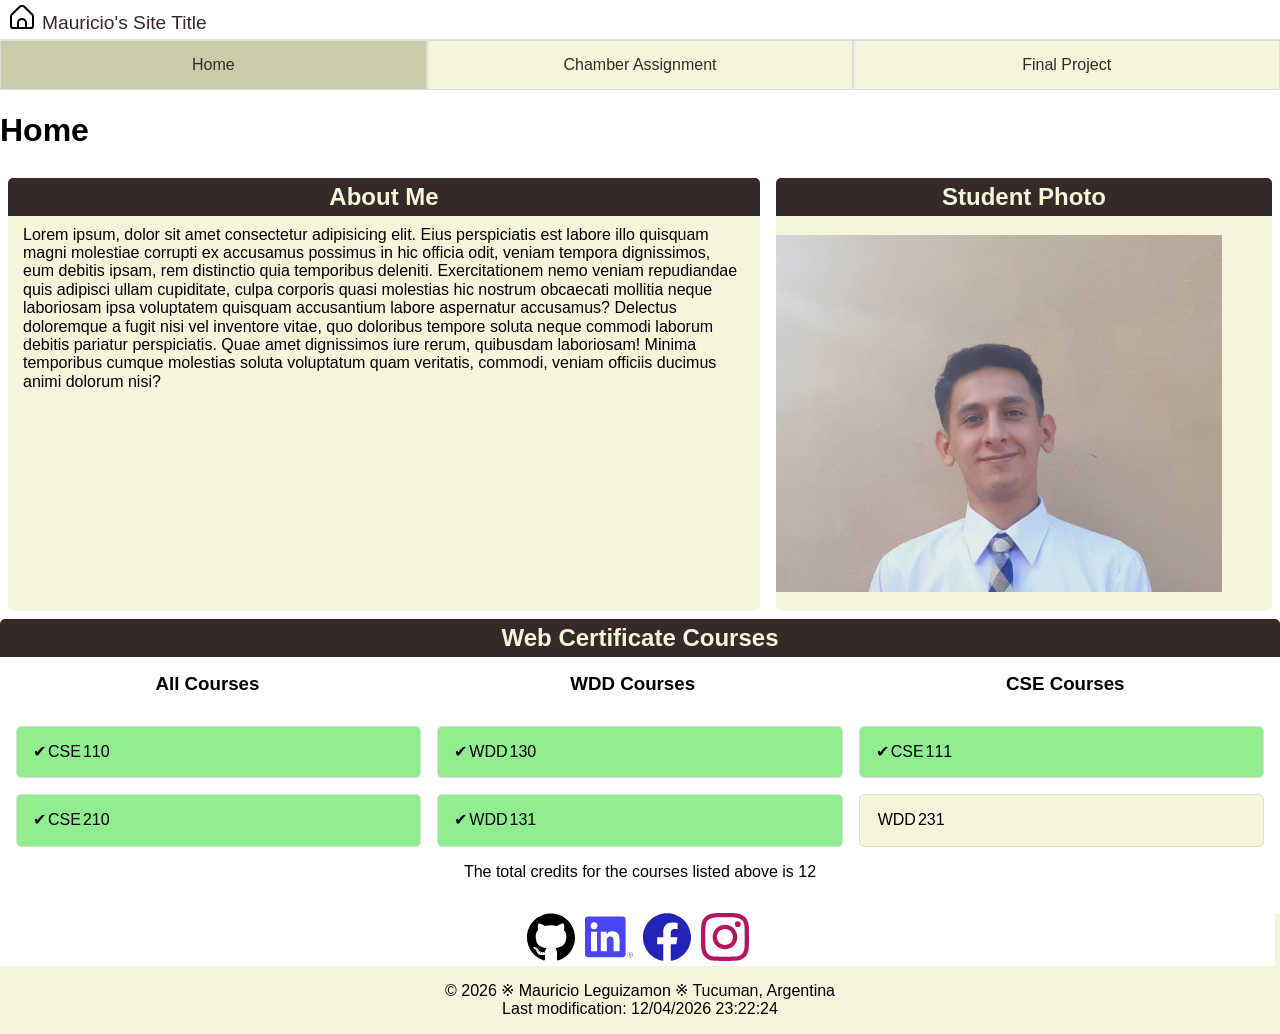
<file: index.html>
<!DOCTYPE html>
<html lang="en">
<head>
    <meta charset="UTF-8">
    <meta name="viewport" content="width=device-width, initial-scale=1.0">
    <meta name="author" content="Mauricio Leguizamon">
    <meta name="description" content="This is the homepage for the course WDD231. Is meant to develop Web development skills">
    <title>Home Page</title>
    <link rel="icon" href="favicon.ico">
    <link rel="stylesheet" href="styles/normalize.css">
    <link rel="stylesheet" href="styles/small.css">
    <link rel="stylesheet" href="styles/larger.css">
    <link rel="preconnect" href="https://fonts.googleapis.com">
    <link rel="preconnect" href="https://fonts.gstatic.com" crossorigin>
    <link href="https://fonts.googleapis.com/css2?family=Roboto:ital,wght@0,100..900;1,100..900&family=Zalando+Sans+SemiExpanded:ital,wght@0,200..900;1,200..900&display=swap" rel="stylesheet">
    <script src="scripts/navigation.js" defer></script>
    <meta property="og:title" content="My Homepage">
    <meta property="og:description" content="This is the homepage for the course WDD231. Is meant to develop Web development skills">
    <meta property="og:image" content="https://unsplash.com/illustrations/a-cartoon-of-a-man-giving-a-thumbs-up-dqHbENxCaVA">
    <meta property="og:url" content="https://mauricioleg.github.io/wdd231/">
</head>
<body>
    <header>
        <img src="images/home.svg" alt="Site Logo" width="512" height="512">
        <span>Mauricio's Site Title</span>
        <button id="ham-btn" class="hamburger" title="Menu bar"></button>
    </header>
    <nav id="nav-bar" class="navigation">
        <ul>
            <li id="current"><a href="https://mauricioleg.github.io/wdd231/">Home</a></li>
            <li><a href="https://mauricioleg.github.io/wdd231/chamber/">Chamber Assignment</a></li>
            <li><a href="https://mauricioleg.github.io/wdd231/finalproject">Final Project</a></li>
        </ul>
    </nav>
    <main>
        <h1>Home</h1>
        <section class="about box">
            <h2>About Me</h2>
            <p>Lorem ipsum, dolor sit amet consectetur adipisicing elit. Eius perspiciatis est labore illo quisquam magni molestiae 
                corrupti ex accusamus possimus in hic officia odit, veniam tempora dignissimos, eum debitis ipsam, rem distinctio quia 
                temporibus deleniti. Exercitationem nemo veniam repudiandae quis adipisci ullam cupiditate, culpa corporis quasi molestias 
                hic nostrum obcaecati mollitia neque laboriosam ipsa voluptatem quisquam accusantium labore aspernatur accusamus? Delectus 
                doloremque a fugit nisi vel inventore vitae, quo doloribus tempore soluta neque commodi laborum debitis pariatur 
                perspiciatis. Quae amet dignissimos iure rerum, quibusdam laboriosam! Minima temporibus cumque molestias soluta voluptatum 
                quam veritatis, commodi, veniam officiis ducimus animi dolorum nisi?</p>
        </section>
        <section class="photo box">
            <h2>Student Photo</h2>
            <img src="images/profile.jpg" alt="Student Profile Picture" width="200" height="200" loading="lazy">
        </section>
        <section class="courses-grid">
            <h2>Web Certificate Courses</h2>
        </section>
        <dialog id="course-details"></dialog>
    </main>
    <footer>
        <div class="container">
            <a href="https://github.com/MauricioLeg" target="_blank"><img src="images/github.svg" alt="Link to personal GitHub page"></a>
            <a href="https://www.linkedin.com/in/mauricio-leguizamon-2504292a5/" target="_blank"><img src="images/linkedin.svg" alt="Link to personal LinkedIn page"></a>
            <a href="https://www.facebook.com/mauricio.leguizamon.731" target="_blank"><img src="images/facebook.svg" alt="Link to personal Facebook page"></a>
            <a href="https://www.instagram.com/leguizamon2337/" target="_blank"><img src="images/instagram.svg" alt="Link to personal Instagram page"></a>
        </div>
        <div class="info">
            <p>© <span id="currentyear"></span> ※ Mauricio Leguizamon ※ Tucuman, Argentina</p>
            <p id="lastModified"></p>
        </div>
    </footer>
</body>
</html>
</file>
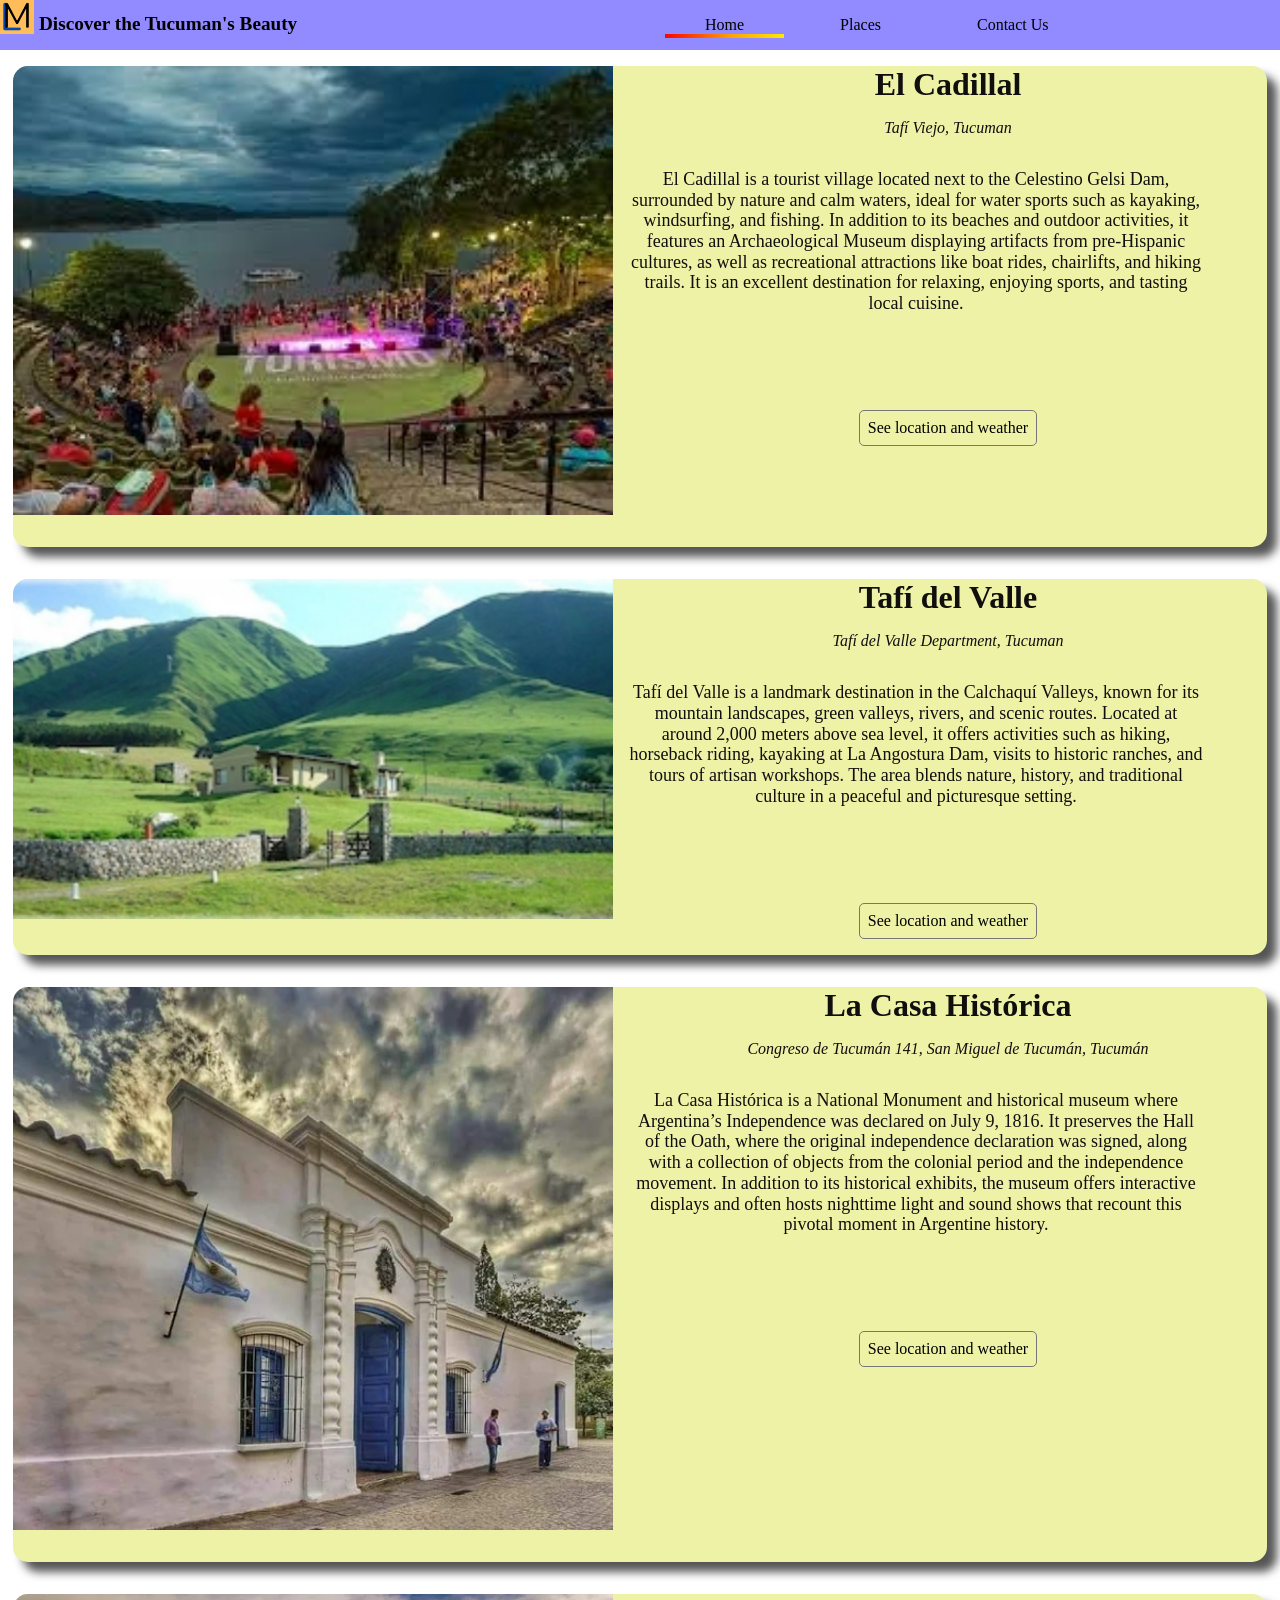
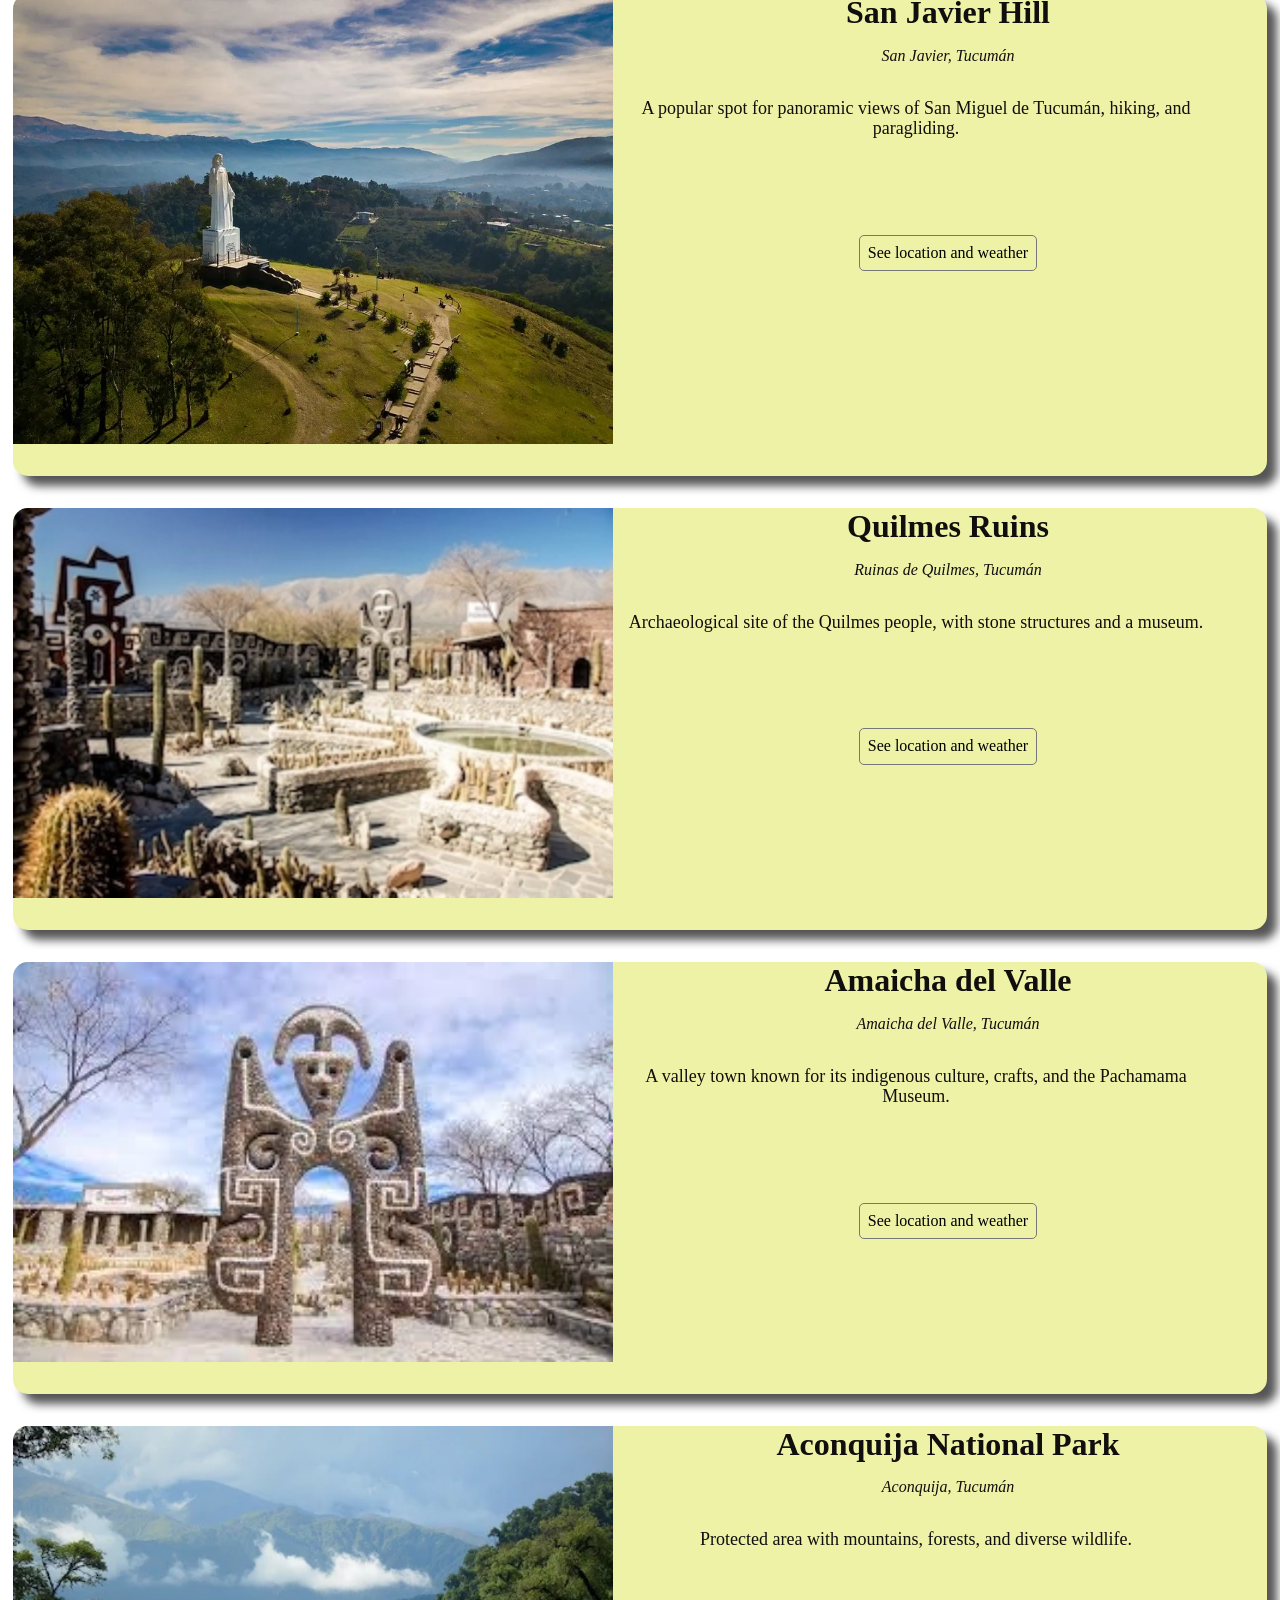
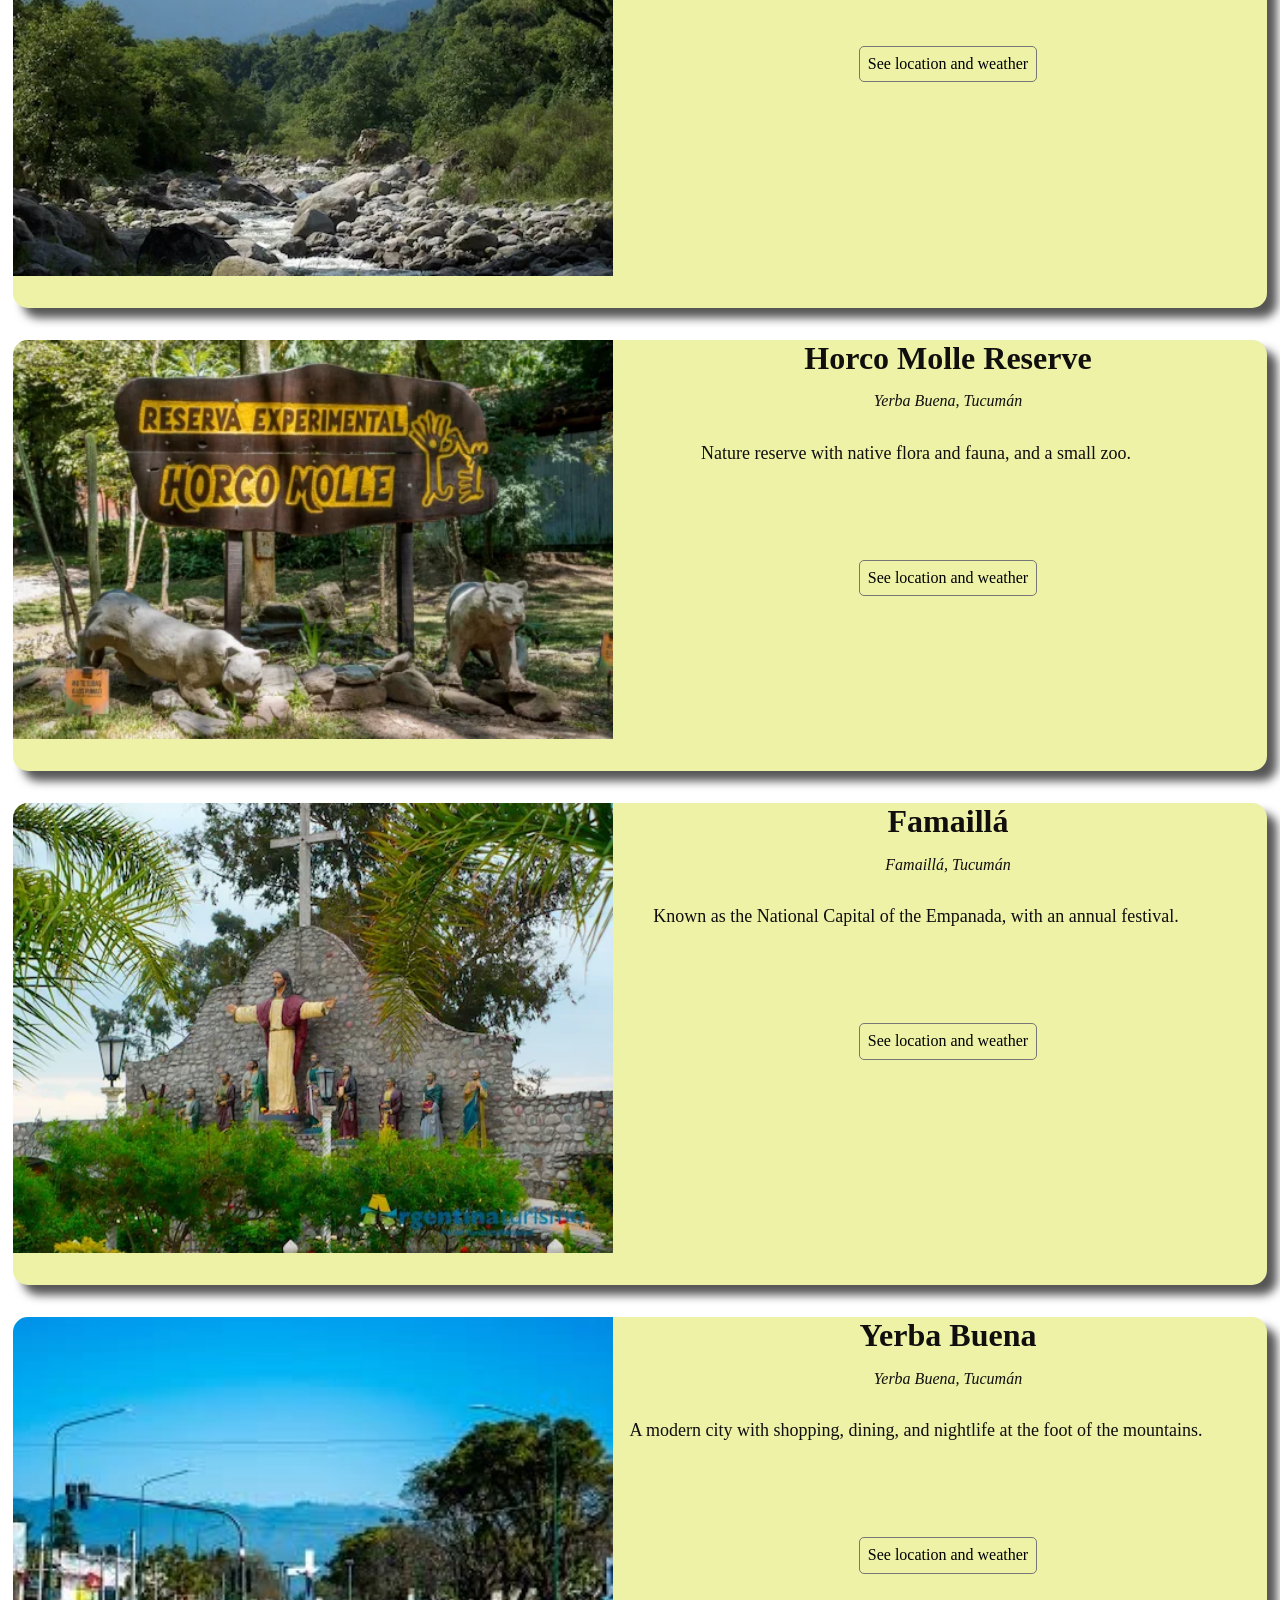
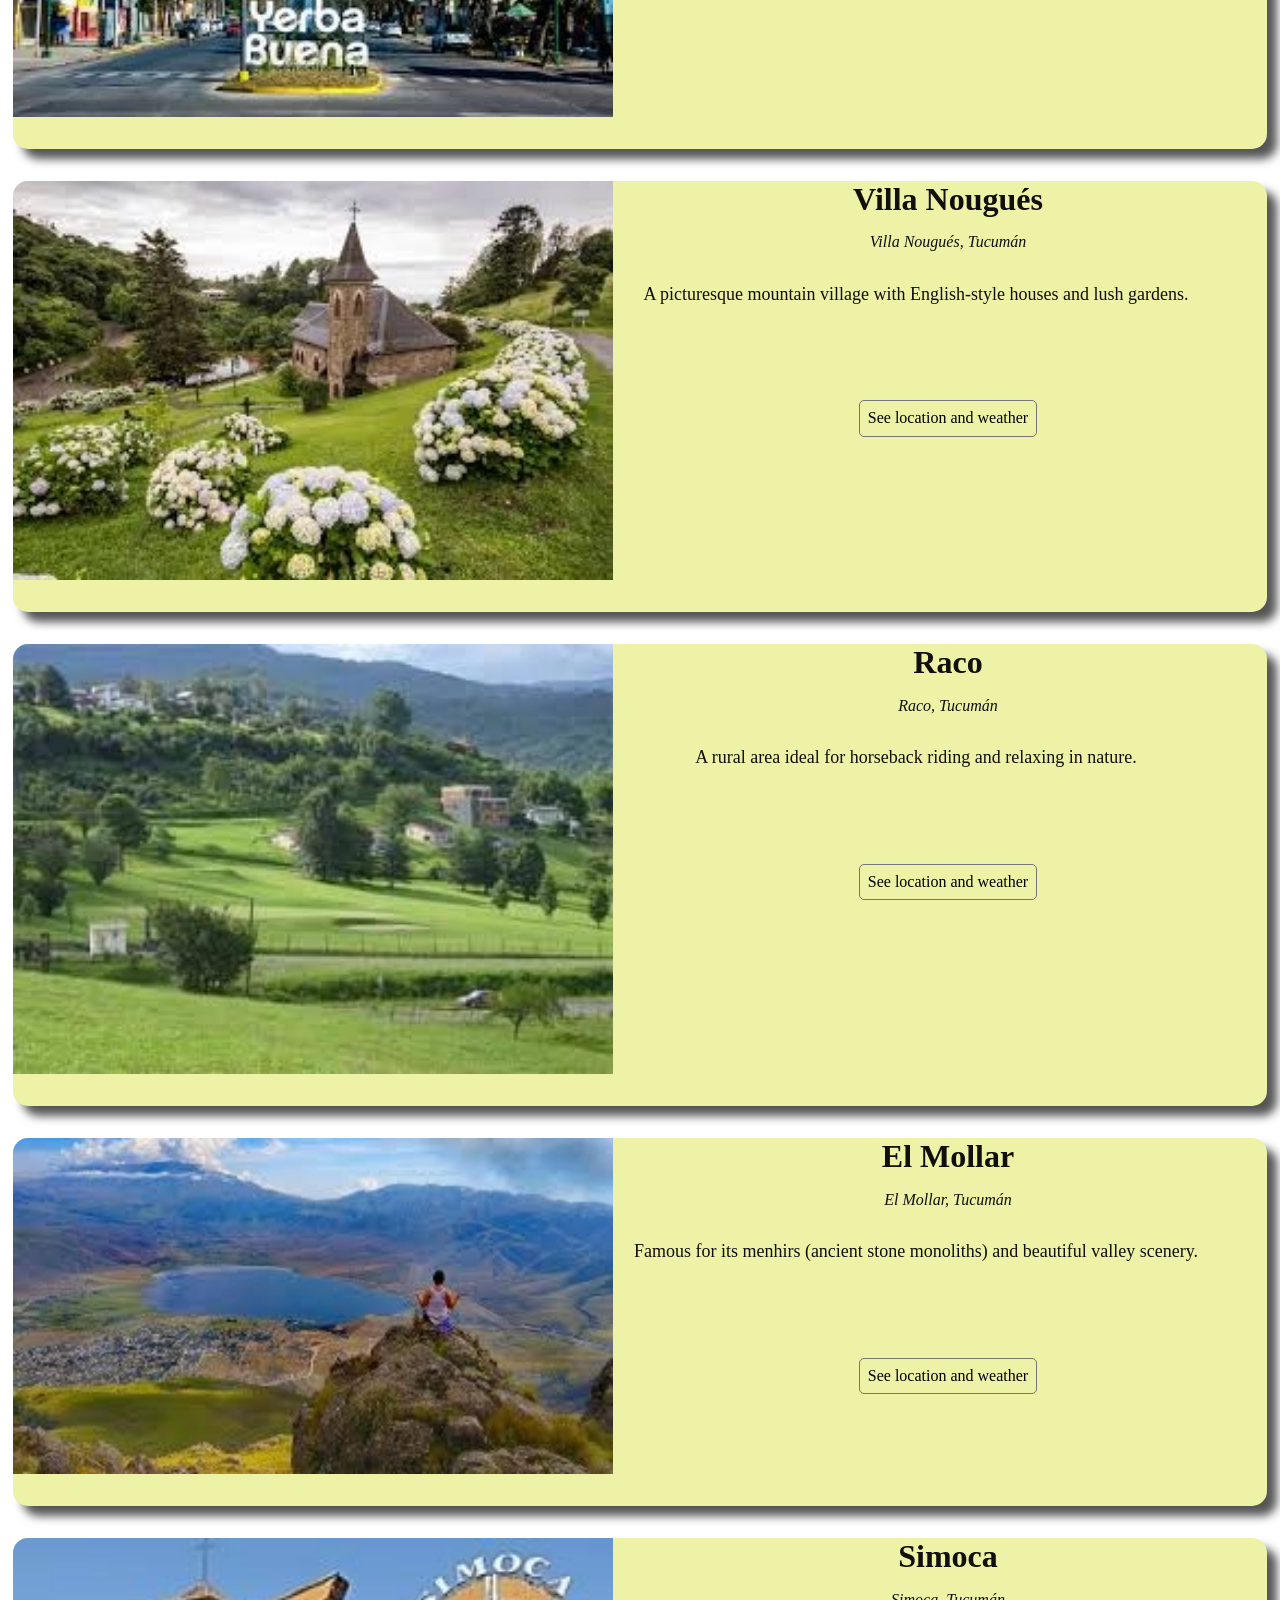
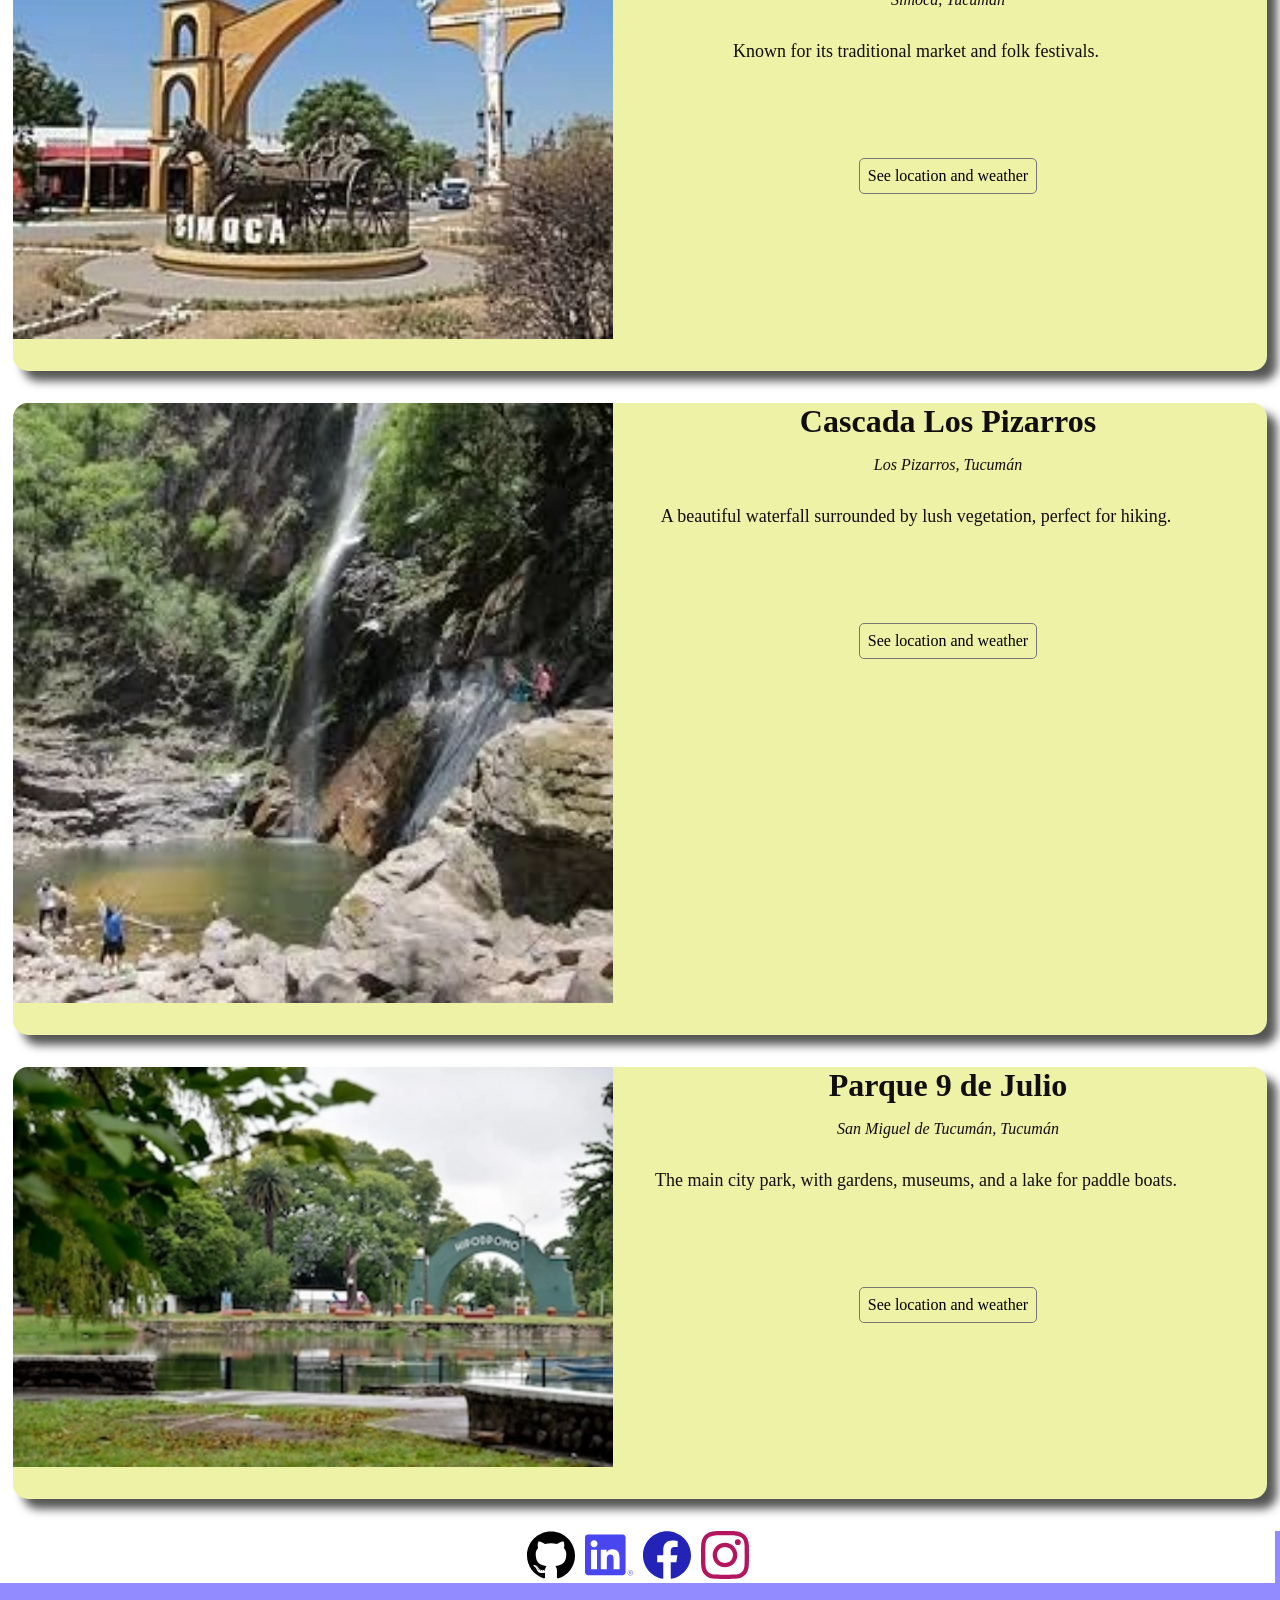
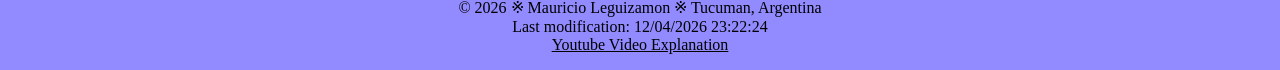
<file: finalproject/index.html>
<!DOCTYPE html>
<html lang="en">
<head>
    <meta charset="UTF-8">
    <meta name="viewport" content="width=device-width, initial-scale=1.0">
    <meta name="author" content="Mauricio Leguizamon">
    <meta name="description" content="Home page of the Tucuman Tourism website, a beautiful place to visit and discover, with fun activities to do, and amazing views.">
    <title>Welcome to Tucuman! - Home</title>

    <link rel="stylesheet" href="styles/normalize.css">
    <link rel="stylesheet" href="styles/final-small.css">
    <link rel="stylesheet" href="styles/final-medium.css">
    <link rel="stylesheet" href="styles/final-large.css">
    
    <script src="scripts/final.js" type="module"></script>
    
    <link href="../favicon.ico" rel="icon">
    <link rel="preconnect" href="https://fonts.googleapis.com">
    <link rel="preconnect" href="https://fonts.gstatic.com" crossorigin>
    <link href="https://fonts.googleapis.com/css2?family=Roboto:ital,wght@0,100..900;1,100..900&family=Zalando+Sans+SemiExpanded:ital,wght@0,200..900;1,200..900&display=swap" rel="stylesheet">
    
    <meta property="og:title" content="My Homepage">
    <meta property="og:description" content="This is the homepage for the course WDD231. Is meant to develop Web development skills">
    <meta property="og:image" content="https://mauricioleg.github.io/wdd231/chamber/images/meta-image.png">
    <meta property="og:url" content="https://mauricioleg.github.io/wdd231/">
</head>
<body class="home-page">
    <header>
        <img src="images/logo.png" alt="Organization's Logo" width="512" height="512">
        <h1>Discover the Tucuman's Beauty</h1>
        <button id="ham-btn" class="hamburger" title="Menu bar"></button>
        <nav id="nav-bar" class="navigation">
            <ul>
                <li class="current"><a href="https://mauricioleg.github.io/wdd231/finalproject/">Home</a></li>
                <li><a href="https://mauricioleg.github.io/wdd231/finalproject/places.html">Places</a></li>
                <li><a href="https://mauricioleg.github.io/wdd231/finalproject/contact-us.html">Contact Us</a></li>
            </ul>
        </nav>
    </header>
    <main>
        <div id="place"></div>
    </main>
    <footer>
        <div class="container">
            <a href="https://github.com/MauricioLeg" target="_blank"><img src="images/github.svg" alt="Link to personal GitHub page"></a>
            <a href="https://www.linkedin.com/in/mauricio-leguizamon-2504292a5/" target="_blank"><img src="images/linkedin.svg" alt="Link to personal LinkedIn page"></a>
            <a href="https://www.facebook.com/mauricio.leguizamon.731" target="_blank"><img src="images/facebook.svg" alt="Link to personal Facebook page"></a>
            <a href="https://www.instagram.com/leguizamon2337/" target="_blank"><img src="images/instagram.svg" alt="Link to personal Instagram page"></a>
        </div>
        <div class="info">
            <p>© <span id="currentyear"></span> ※ Mauricio Leguizamon ※ Tucuman, Argentina</p>
            <p id="lastModified"></p>
            <a href="https://youtu.be/VXOgQUn_p7Y">Youtube Video Explanation</a>
        </div>
    </footer>
</body>
</html>
</file>
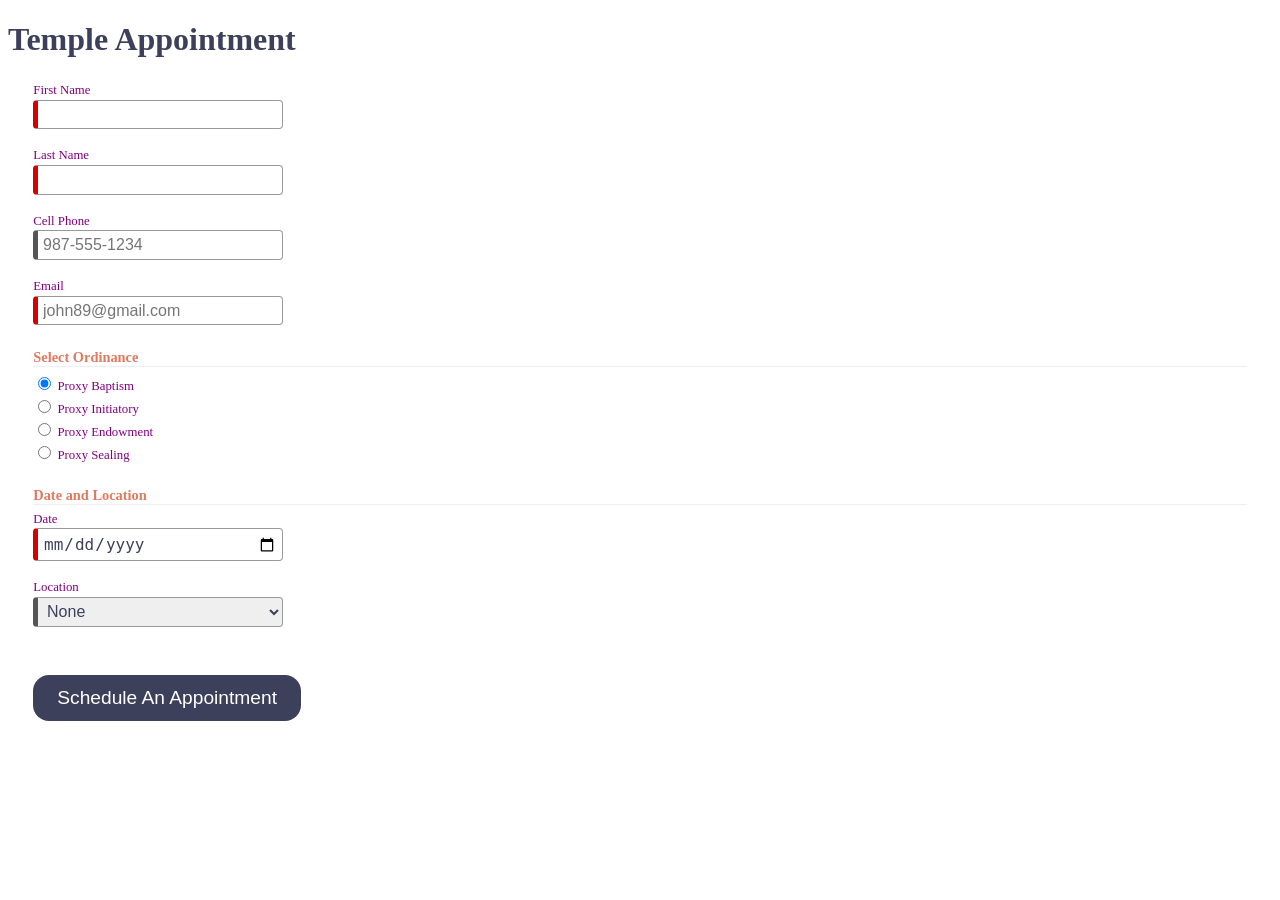
<file: startHere/index.html>
<!DOCTYPE html>
<html lang="en">

<head>
  <meta charset="UTF-8">
  <meta name="viewport" content="width=device-width, initial-scale=1.0">
  <meta name="description" content="Web Lab Start File">
  <meta name="author" content="Paul Cheney">

  <link rel="stylesheet" href="styles/small.css">
  <link rel="stylesheet" href="styles/large.css">

  <title>Web Lab Start File</title>
</head>

<body>

  <main>
    <h1>Temple Appointment</h1>

    <form method="GET" action="thanks.html" class="designOne">
      <label>First Name <input type="text" name="first" required autocomplete="given-name" title="Your First Name"></label>
        <label>Last Name <input type="text" name="last" required autocomplete="family-name" title="Your Last Name"></label>
        <label>Cell Phone <input type="tel" name="phone"  autocomplete="tel" title="A Phone Number with dashes" placeholder="987-555-1234" ></label>
        <label>Email <input type="email" name="email" required placeholder="john89@gmail.com"  title="Your Email" autocomplete="email"></label>
  

        <h3>Select Ordinance</h3>
        <label><input type="radio" name="ordinance" value="Baptism" checked> Proxy Baptism</label>
        <label><input type="radio" name="ordinance" value="Initiatory"> Proxy Initiatory</label>
        <label><input type="radio" name="ordinance" value="Endowment"> Proxy Endowment</label>
        <label><input type="radio" name="ordinance" value="Sealing"> Proxy Sealing</label>

        
        <h3>Date and Location</h3>
        <label>Date <input type="date" name="date" required></label>

        <label>Location
          <select name="location" required>
            <option value="">None</option>
            <option value="Payson">Payson</option>
            <option value="Orem">Orem</option>
            <option value="Provo City Center">Provo City Center</option>
        </label>

        <input type="submit" value="Schedule An Appointment">
    </form>

    
  </main>

</body>
</html>
</file>
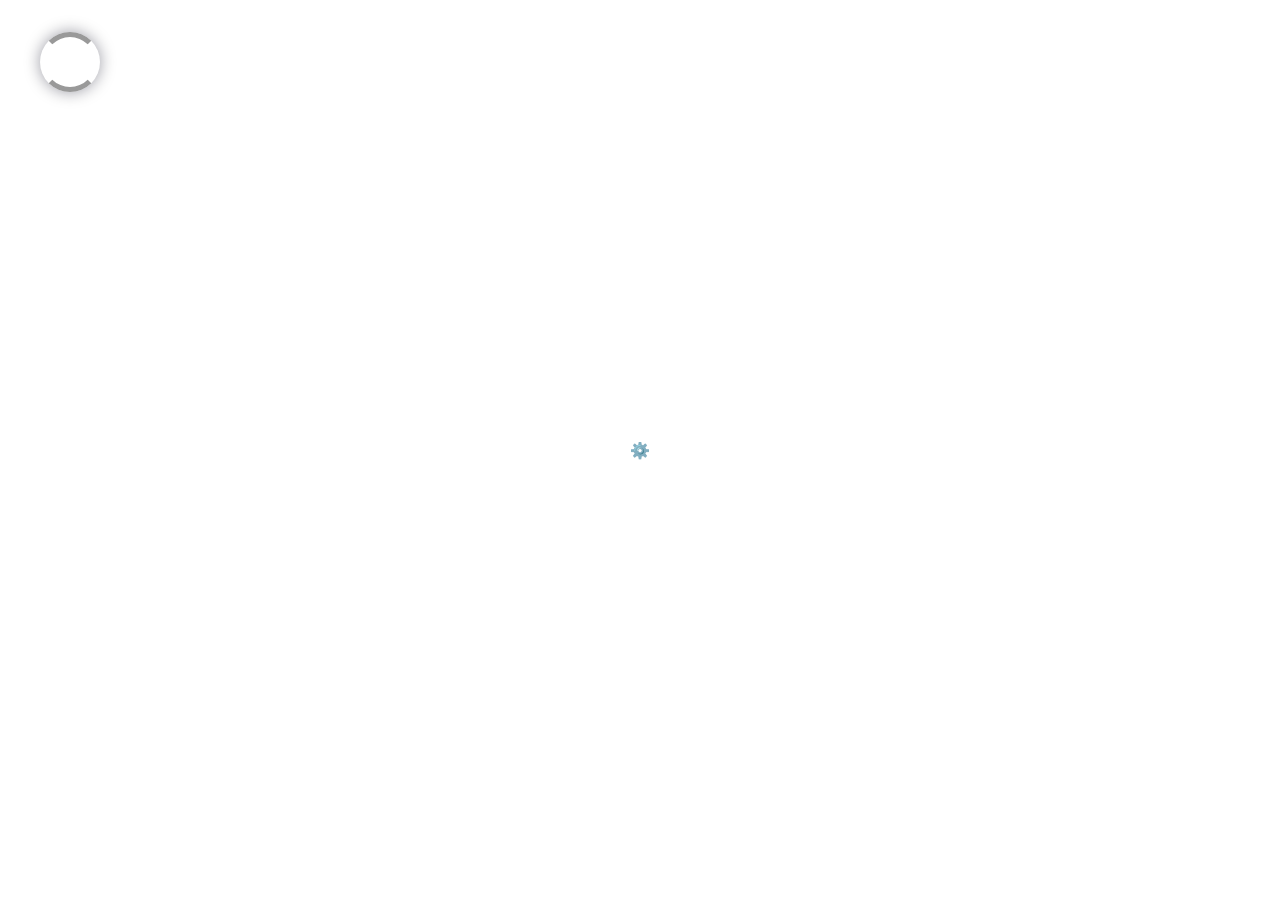
<file: loading.html>
<!DOCTYPE html>
<html lang="en">
<head>
    <meta charset="UTF-8">
    <meta name="viewport" content="width=device-width, initial-scale=1.0">
    <title>Loading animation</title>
    <link rel="stylesheet" href="styles/loading.css">
</head>
<body>
    <div id="loader"></div>
    <div id="loader-t"></div>
</body>
</html>
</file>
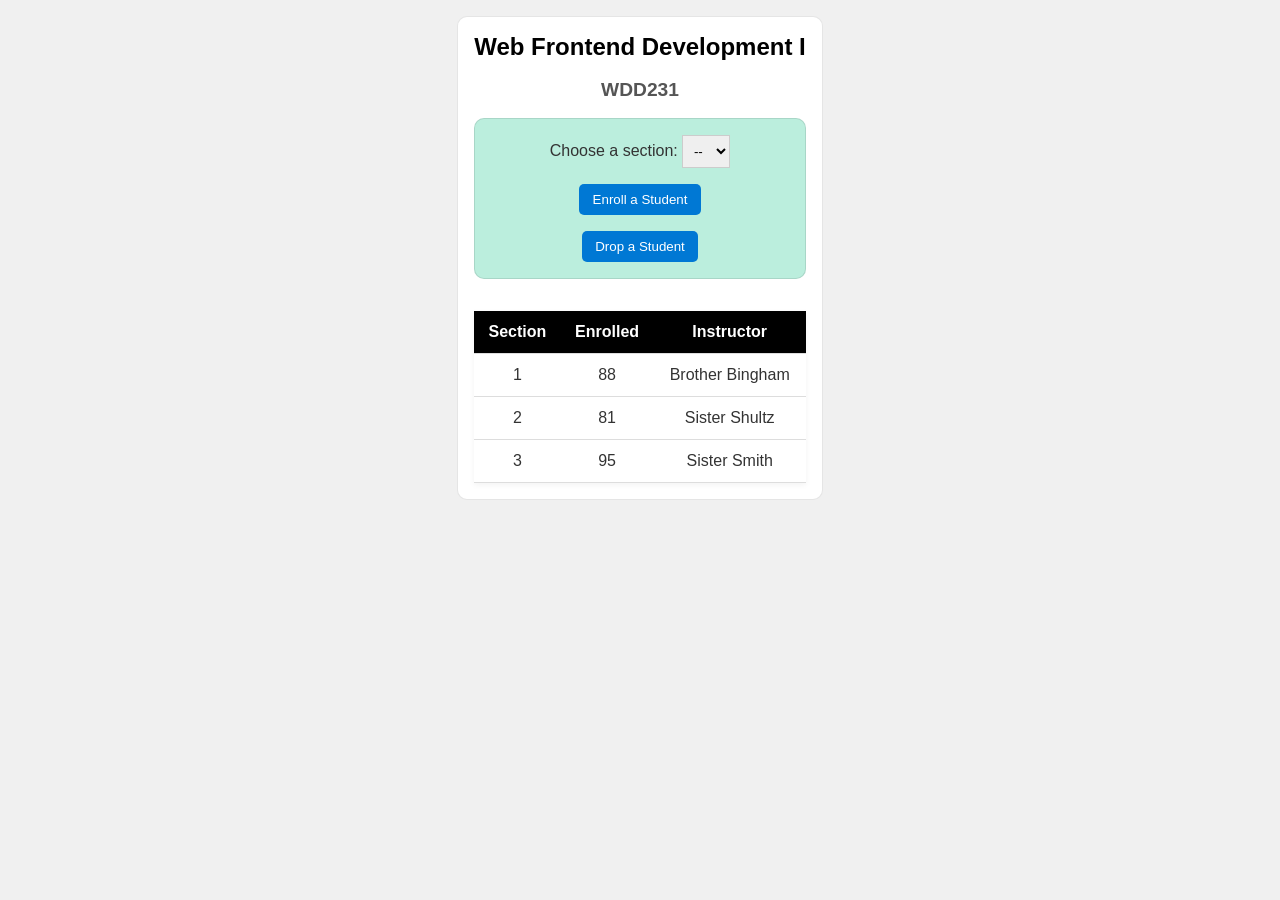
<file: modules.html>
<!DOCTYPE html>
<html lang="en" data-lt-installed="true">
<head>
    <meta charset="UTF-8">
    <meta name="viewport" content="width=device-width, initial-scale=1.0">
    <title>Modules Example: Course and Sections</title>
    <link rel="stylesheet" href="styles/modules.css">
    <script type="module" src="scripts/modules.mjs"></script>
    <style type="text/css" id="operaUserStyle"></style><style type="text/css"></style>
</head>
<body>
  <main>
  <h1 id="courseName">Web Frontend Development I</h1>
  <h2 id="courseCode">WDD231</h2>

  <div id="enrollment">
    <label for="sectionNumber">Choose a section:</label>
    <select id="sectionNumber">
      <option value="0" disabled="" selected="">--</option>
    <option value="1">1</option><option value="2">2</option><option value="3">3</option></select>
    <button id="enrollStudent">Enroll a Student</button>
    <button id="dropStudent">Drop a Student</button>
  </div>

  <table>
    <thead>
      <tr>
        <th>Section</th>
        <th>Enrolled</th>
        <th>Instructor</th>
      </tr>
    </thead>
    <tbody id="sections"><tr>
    <td>1</td>
    <td>88</td>
    <td>Brother Bingham</td></tr><tr>
    <td>2</td>
    <td>81</td>
    <td>Sister Shultz</td></tr><tr>
    <td>3</td>
    <td>95</td>
    <td>Sister Smith</td></tr></tbody>
  </table>
  </main>


</body></html>
</file>
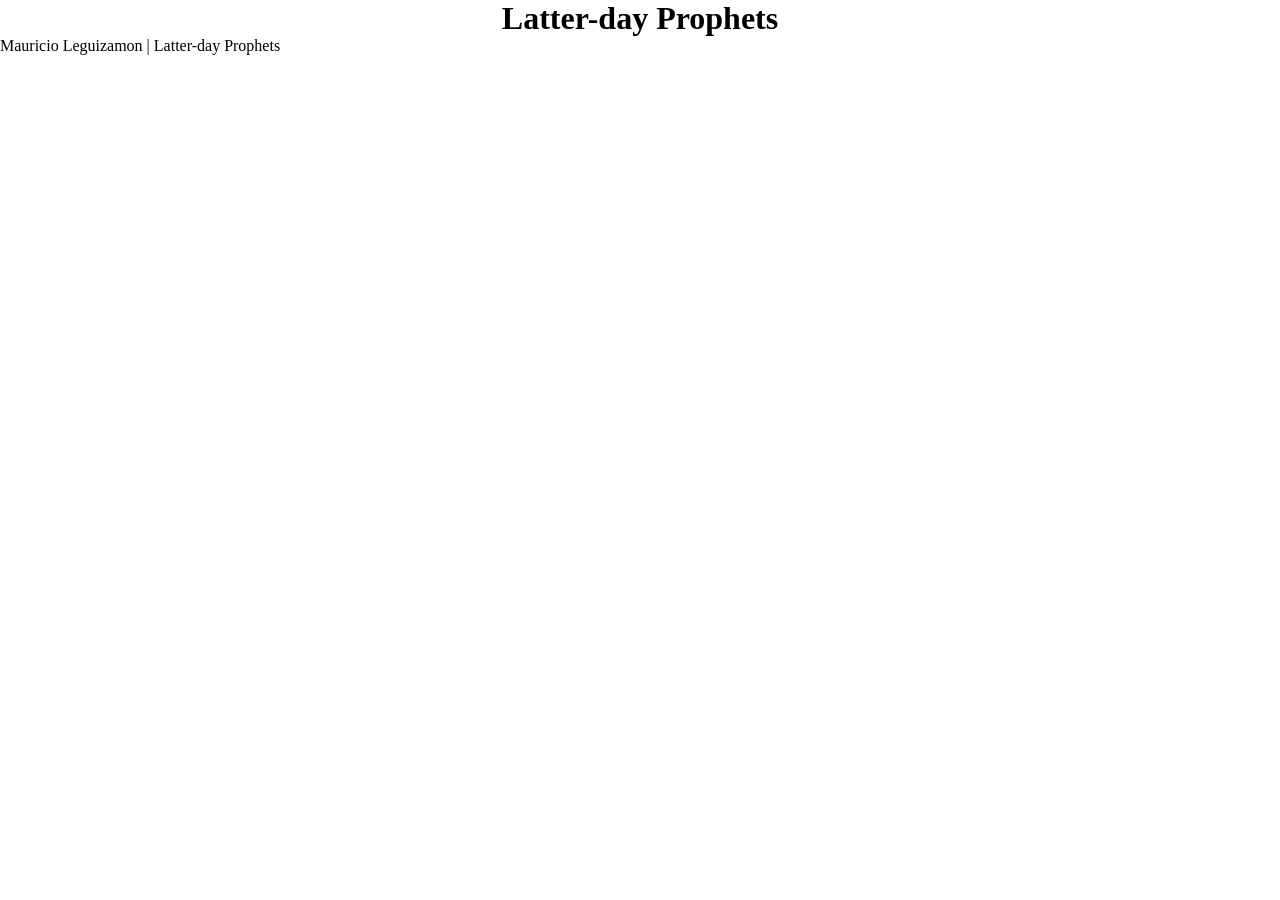
<file: prophets.html>
<!DOCTYPE html>
<html lang="en">
<head>
    <meta charset="UTF-8">
    <meta name="viewport" content="width=device-width, initial-scale=1.0">
    <meta name="author" content="Mauricio Leguizamon">
    <meta name="description" content="Page made for the learning activity about how to implement the Fetch concept ">
    <title>Prophets</title>
    <link rel="stylesheet" href="styles/prophets.css">
    <link rel="stylesheet" href="styles/prophets-large.css">
    <script src="scripts/prophets.js" defer></script>
</head>
<body>
    <header>
        <h1>Latter-day Prophets</h1>
    </header>
    <main>
        <div id="cards"></div>
    </main>
    <footer>
        <p>Mauricio Leguizamon | Latter-day Prophets</p>
    </footer>
</body>
</html>
</file>
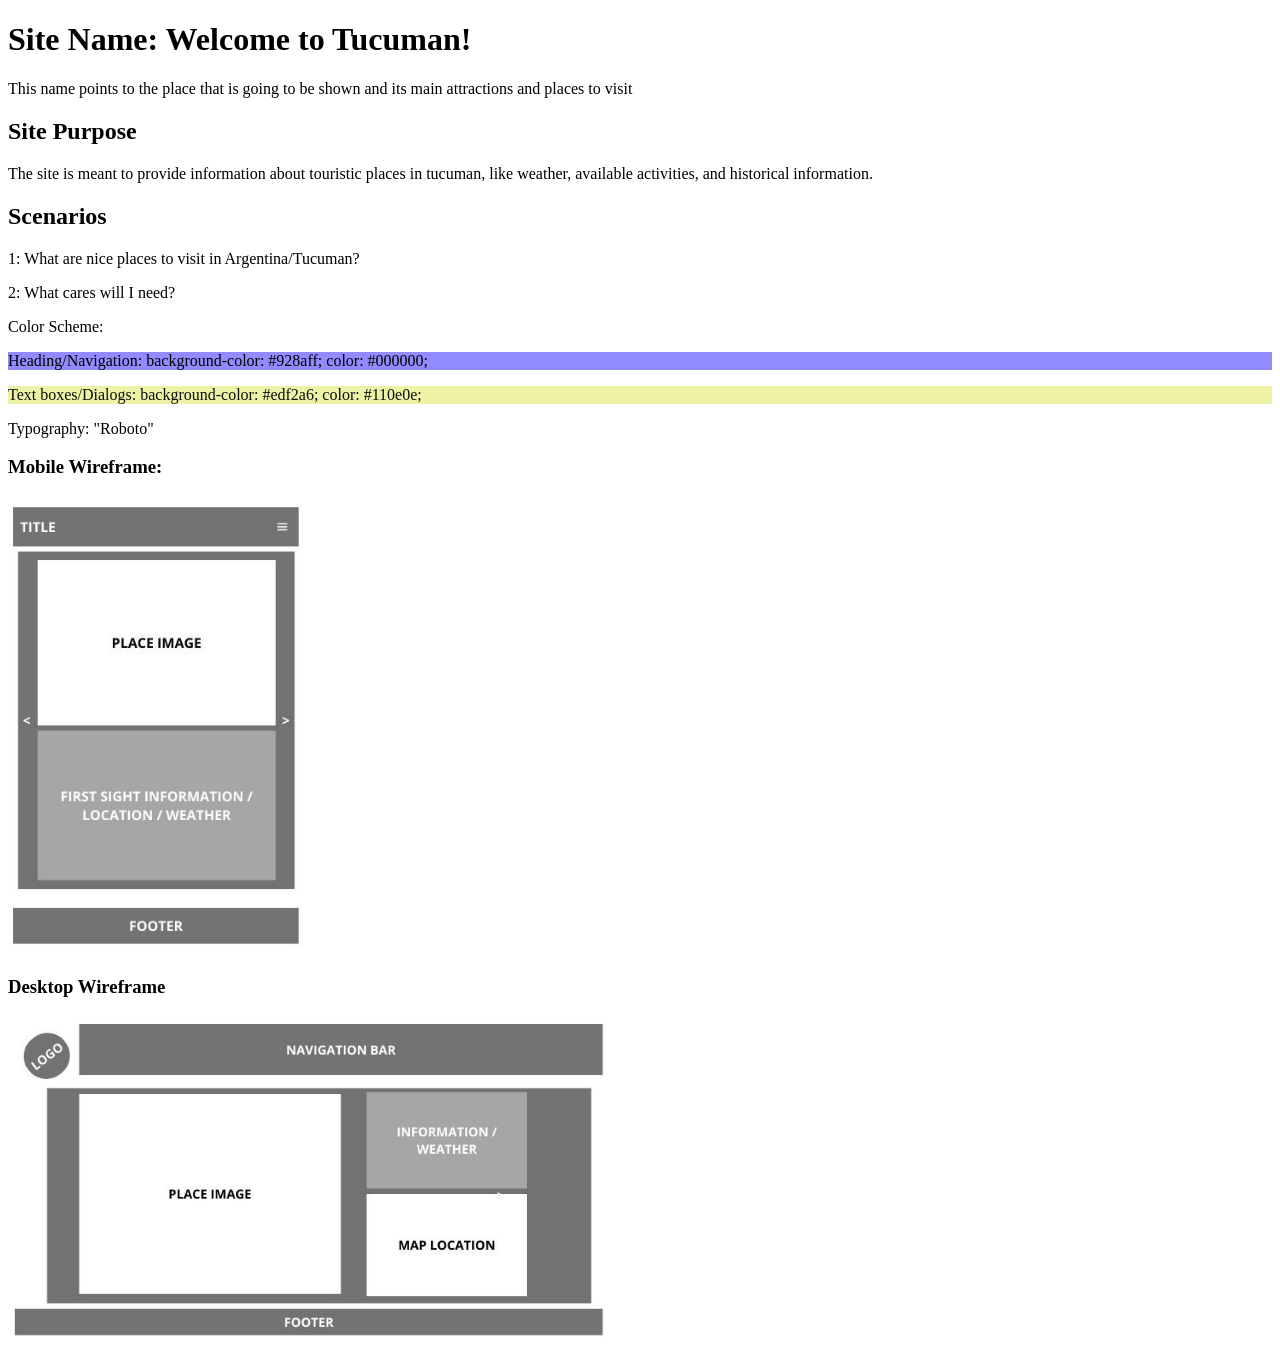
<file: site-plan.html>
<!DOCTYPE html>
<html lang="en">
<head>
    <meta charset="UTF-8">
    <meta name="viewport" content="width=device-width, initial-scale=1.0">
    <meta name="author" content="Mauricio Leguizamon">
    <meta name="description" content="Page that contains the plan for my website">
    <title>Website Plan</title>
    <link rel="preconnect" href="https://fonts.googleapis.com">
    <link rel="preconnect" href="https://fonts.gstatic.com" crossorigin>
    <link href="https://fonts.googleapis.com/css2?family=Roboto:ital,wght@0,100..900;1,100..900&family=Zalando+Sans+SemiExpanded:ital,wght@0,200..900;1,200..900&display=swap" rel="stylesheet">
</head>
<body>
    <header>
        <h1>Site Name: Welcome to Tucuman!</h1>
        <p>This name points to the place that is going to be shown and its main attractions and places to visit</p>
        <h2>Site Purpose</h2>
        <p>The site is meant to provide information about touristic places in tucuman, like weather, available activities, and historical information.</p>
    </header>
    <main>
        <h2>Scenarios</h2>
        <p>1: What are nice places to visit in Argentina/Tucuman?</p>
        <p>2: What cares will I need?</p>
        <p>Color Scheme:</p>
        <p style="background-color: #928aff; color: #000000;">Heading/Navigation: background-color: #928aff; color: #000000;</p>
        <p style="background-color: #edf2a6; color: #110e0e;">Text boxes/Dialogs: background-color: #edf2a6; color: #110e0e;</p>
        <p>Typography: "Roboto"</p>
        <h3>Mobile Wireframe:</h3>
        <img src="images/place-image-mobile.jpg" alt="Wireframe of Mobile view" width="300">
        <h3>Desktop Wireframe</h3>
<img src="images/place-image-desktop.jpg" alt="Wireframe of Desktop view" width="600">
    </main>
</body>
</html>
</file>
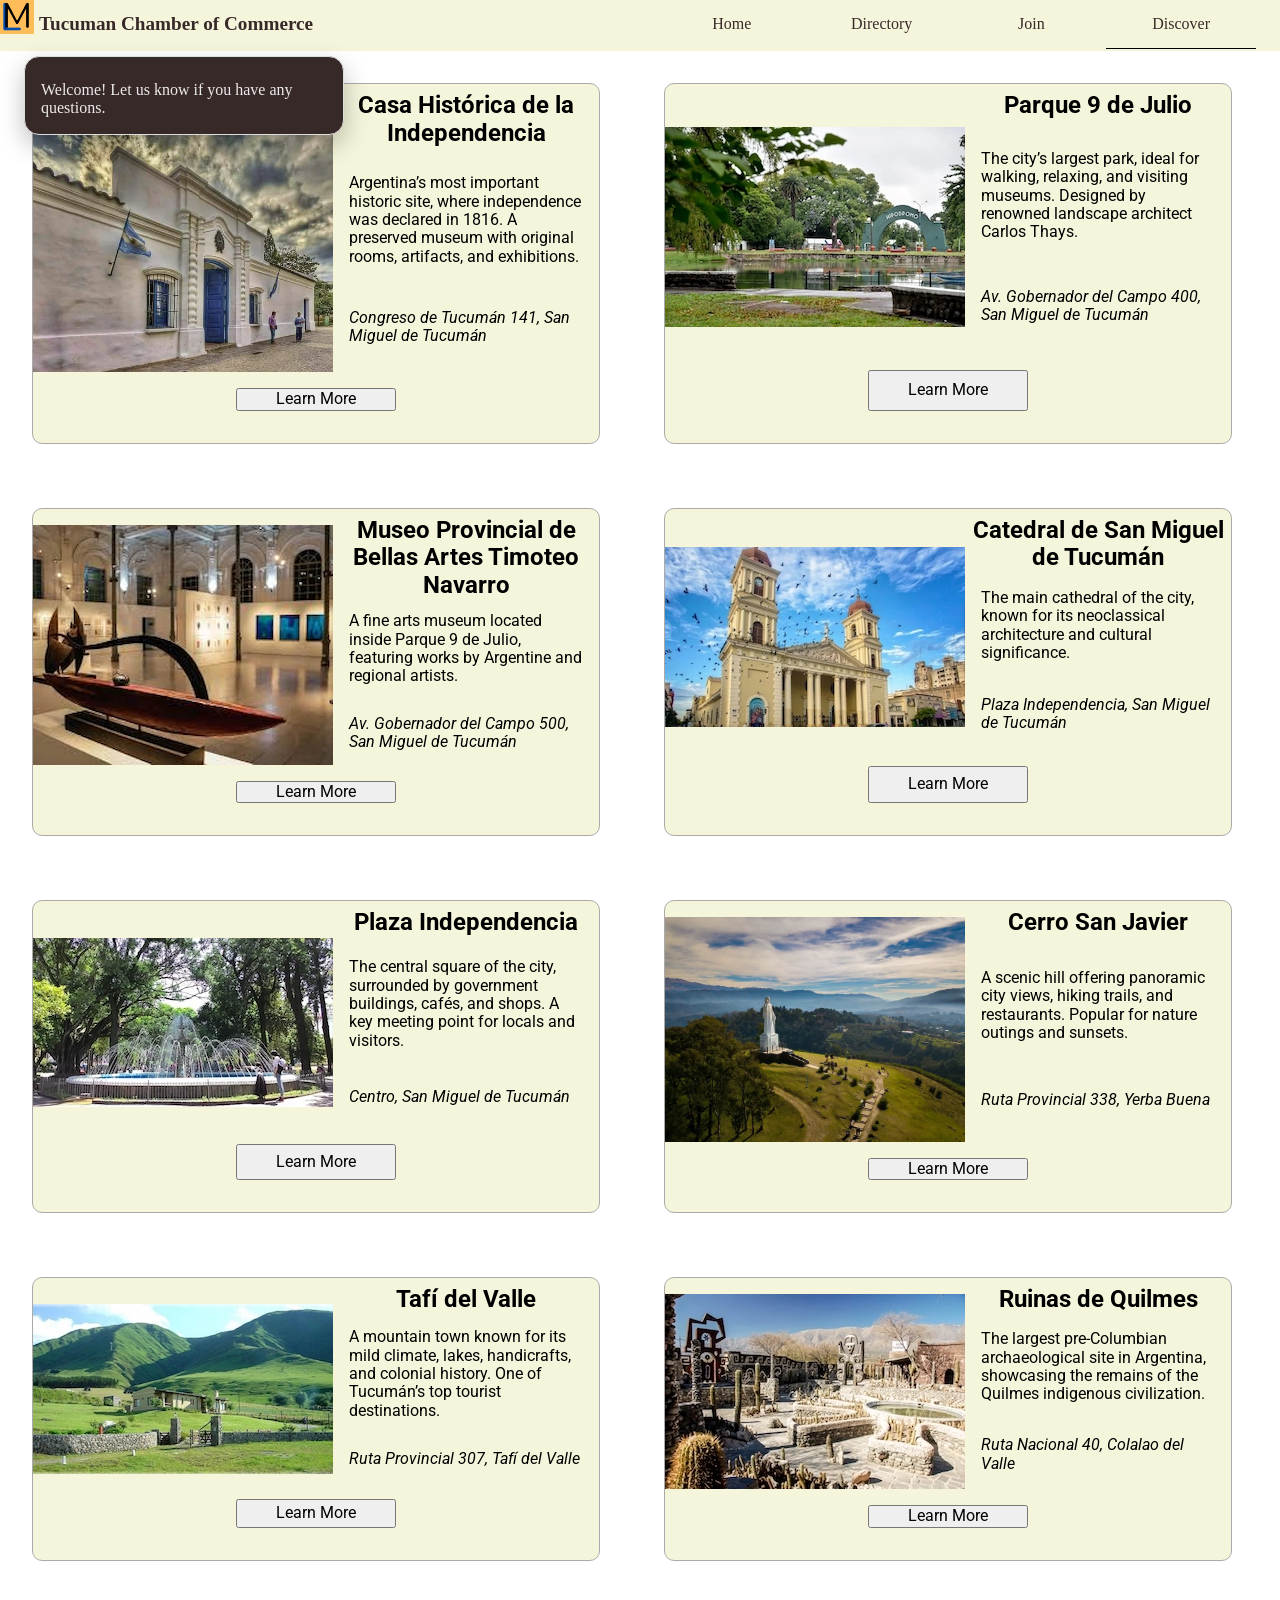
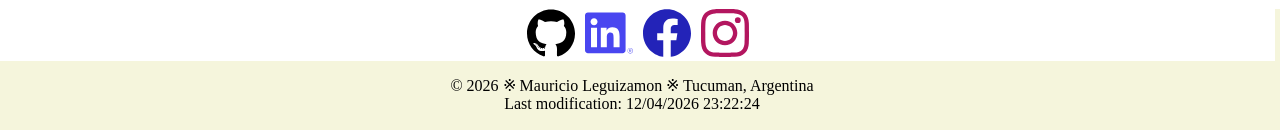
<file: chamber/discover.html>
<!DOCTYPE html>
<html lang="en">
<head>
    <meta charset="UTF-8">
    <meta name="viewport" content="width=device-width, initial-scale=1.0">
    <meta name="author" content="Mauricio Leguizamon">
    <meta name="description" content="Discover page of the Tucuman Chamber of Commerce, the website to promote and improve your business and grow the community">
    <title>Discover Tucuman Chamber of Commerce</title>
    
    <link rel="stylesheet" href="styles/normalize.css">
    <link rel="stylesheet" href="styles/chamber.css">
    <link rel="stylesheet" href="styles/chamber-large.css">
    <link rel="stylesheet" href="styles/discover-small.css">
    <link rel="stylesheet" href="styles/discover-medium.css">
    <link rel="stylesheet" href="styles/discover-large.css">
    
    <script src="scripts/chamber.js" type="module"></script>
    
    <link href="../favicon.ico" rel="icon">
    <link rel="preconnect" href="https://fonts.googleapis.com">
    <link rel="preconnect" href="https://fonts.gstatic.com" crossorigin>
    <link href="https://fonts.googleapis.com/css2?family=Roboto:ital,wght@0,100..900;1,100..900&family=Zalando+Sans+SemiExpanded:ital,wght@0,200..900;1,200..900&display=swap" rel="stylesheet">
    
    <meta property="og:title" content="Discover page">
    <meta property="og:description" content="This is Discover page from Tucuman Chamber of commerce website for the course WDD231. Is meant to develop Web development skills">
    <meta property="og:image" content="https://mauricioleg.github.io/wdd231/chamber/images/meta-image.png">
    <meta property="og:url" content="https://mauricioleg.github.io/wdd231/">
</head>
<body>
    <header>
        <img src="images/logo.png" alt="Organization's Logo" width="512" height="512">
        <h1>Tucuman Chamber of Commerce</h1>
        <button id="ham-btn" class="hamburger" title="Menu bar"></button>
        <nav id="nav-bar" class="navigation">
            <ul>
                <li><a href="https://mauricioleg.github.io/wdd231/chamber">Home</a></li>
                <li><a href="https://mauricioleg.github.io/wdd231/chamber/directory.html">Directory</a></li>
                <li><a href="https://mauricioleg.github.io/wdd231/chamber/join.html">Join</a></li>
                <li class="current"><a href="https://mauricioleg.github.io/wdd231/chamber/discover.html">Discover</a></li>
            </ul>
        </nav>
    </header>
    <main>
        <div id="welcome" class="welcome hidden">
            <p class="welcome-message"></p>
        </div>
        <div id="discover-cards"></div>
    </main>
    <footer>
        <div class="container">
            <a href="https://github.com/MauricioLeg" target="_blank"><img src="images/github.svg" alt="Link to personal GitHub page"></a>
            <a href="https://www.linkedin.com/in/mauricio-leguizamon-2504292a5/" target="_blank"><img src="images/linkedin.svg" alt="Link to personal LinkedIn page"></a>
            <a href="https://www.facebook.com/mauricio.leguizamon.731" target="_blank"><img src="images/facebook.svg" alt="Link to personal Facebook page"></a>
            <a href="https://www.instagram.com/leguizamon2337/" target="_blank"><img src="images/instagram.svg" alt="Link to personal Instagram page"></a>
        </div>
        <div class="info">
            <p>© <span id="currentyear"></span> ※ Mauricio Leguizamon ※ Tucuman, Argentina</p>
            <p id="lastModified"></p>
        </div>
    </footer>
</body>
</html>
</file>
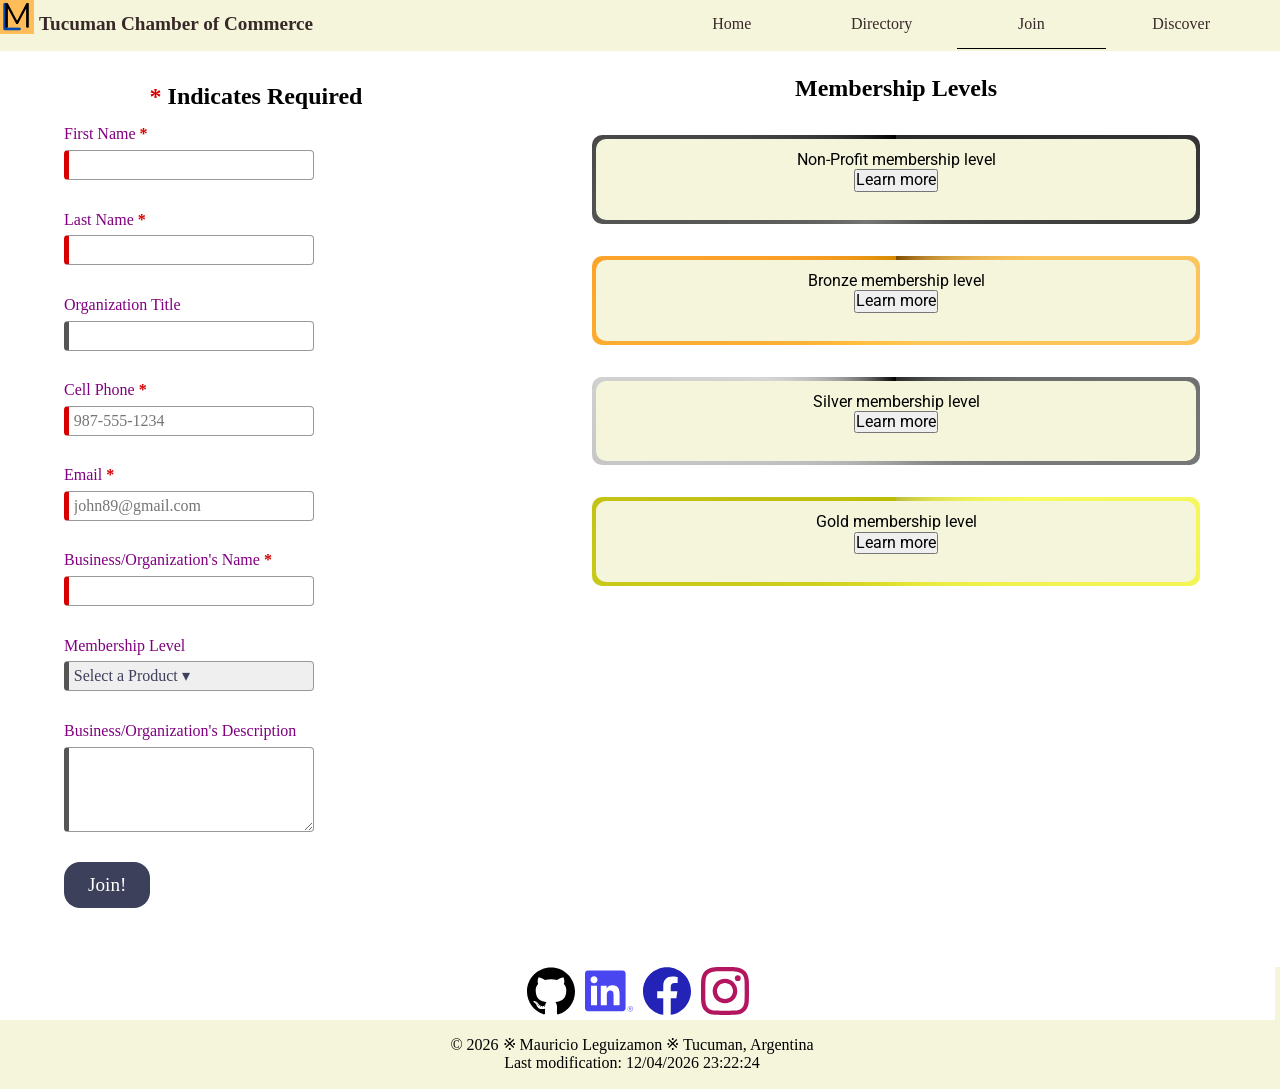
<file: chamber/join.html>
<!DOCTYPE html>
<html lang="en">
<head>
    <meta charset="UTF-8">
    <meta name="viewport" content="width=device-width, initial-scale=1.0">
    <meta name="author" content="Mauricio Leguizamon">
    <meta name="description" content="Page to request to join the Chamber of Commerce, the website to promote and improve your business and grow the community">
    <title>Join our Chamber of Commerce!</title>
    
    <link rel="stylesheet" href="styles/normalize.css">
    <link rel="stylesheet" href="styles/chamber.css">
    <link rel="stylesheet" href="styles/chamber-large.css">
    <link rel="stylesheet" href="styles/chamber-join.css">
    <link rel="stylesheet" href="styles/chamber-join-large.css">
    
    <script src="scripts/chamber.js" type="module"></script>
    
    <link href="../favicon.ico" rel="icon">
    <link rel="preconnect" href="https://fonts.googleapis.com">
    <link rel="preconnect" href="https://fonts.gstatic.com" crossorigin>
    <link href="https://fonts.googleapis.com/css2?family=Roboto:ital,wght@0,100..900;1,100..900&family=Zalando+Sans+SemiExpanded:ital,wght@0,200..900;1,200..900&display=swap" rel="stylesheet">
    
    <meta property="og:title" content="My Homepage">
    <meta property="og:description" content="This is the homepage for the course WDD231. Is meant to develop Web development skills">
    <meta property="og:image" content="https://mauricioleg.github.io/wdd231/chamber/images/meta-image.png">
    <meta property="og:url" content="https://mauricioleg.github.io/wdd231/">
</head>
<body class="home-page">
    <header>
        <img src="images/logo.png" alt="Organization's Logo" width="512" height="512">
        <h1>Tucuman Chamber of Commerce</h1>
        <button id="ham-btn" class="hamburger" title="Menu bar"></button>
        <nav id="nav-bar" class="navigation">
            <ul>
                <li><a href="https://mauricioleg.github.io/wdd231/chamber">Home</a></li>
                <li><a href="https://mauricioleg.github.io/wdd231/chamber/directory.html">Directory</a></li>
                <li class="current"><a href="https://mauricioleg.github.io/wdd231/chamber/join.html">Join</a></li>
                <li><a href="https://mauricioleg.github.io/wdd231/chamber/discover.html">Discover</a></li>
            </ul>
        </nav>
    </header>
    <main>
        <form method="get" action="thanks.html" class="form-box">
            <h2><b>*</b> Indicates Required</h2>
            <label>First Name <b>*</b><input type="text" name="first" required autocomplete="given-name" title="Your First Name"></label>
            <label>Last Name <b>*</b><input type="text" name="last" required autocomplete="family-name" title="Your Last Name"></label>
            <label>Organization Title<input type="text" name="title" title="Your organizational title" autocomplete="organization-title" pattern="[A-Za-zÀ-ÿ\- ]{7, }"></label>
            <label>Cell Phone <b>*</b><input type="tel" name="phone" required autocomplete="tel" title="A Phone Number with dashes" placeholder="987-555-1234" ></label>
            <label>Email <b>*</b><input type="email" name="email" required placeholder="john89@gmail.com"  title="Your Email" autocomplete="email"></label>
            <label>Business/Organization's Name <b>*</b><input type="text" required name="organization" title="Organization name" autocomplete="organization"></label>
            <label>
                Membership Level
                <select name="options" id="opt">
                    <option disabled selected>Select a Product &#9662;</option>
                    <option value = "option0">NP Membership</option>
                    <option value = "option1">Bronze Membership</option>
                    <option value = "option1">Silver Membership</option>
                    <option value = "option1">Gold Membership</option>
                </select>
            </label>
            <label>Business/Organization's Description<textarea name="description" title="description" id="description" rows="4"></textarea></label>
            <input type="hidden" name="timestamp" id="timestamp">
            <label><input type="submit" id="submit-button" value="Join!"></label>
        </form>
        <div id="memberships">
            <h2>Membership Levels</h2>
            <dialog id="levels">
            </dialog>
        </div>
    </main>
    <footer>
        <div class="container">
            <a href="https://github.com/MauricioLeg" target="_blank"><img src="images/github.svg" alt="Link to personal GitHub page"></a>
            <a href="https://www.linkedin.com/in/mauricio-leguizamon-2504292a5/" target="_blank"><img src="images/linkedin.svg" alt="Link to personal LinkedIn page"></a>
            <a href="https://www.facebook.com/mauricio.leguizamon.731" target="_blank"><img src="images/facebook.svg" alt="Link to personal Facebook page"></a>
            <a href="https://www.instagram.com/leguizamon2337/" target="_blank"><img src="images/instagram.svg" alt="Link to personal Instagram page"></a>
        </div>
        <div class="info">
            <p>© <span id="currentyear"></span> ※ Mauricio Leguizamon ※ Tucuman, Argentina</p>
            <p id="lastModified"></p>
        </div>
    </footer>
</body>
</html>
</file>
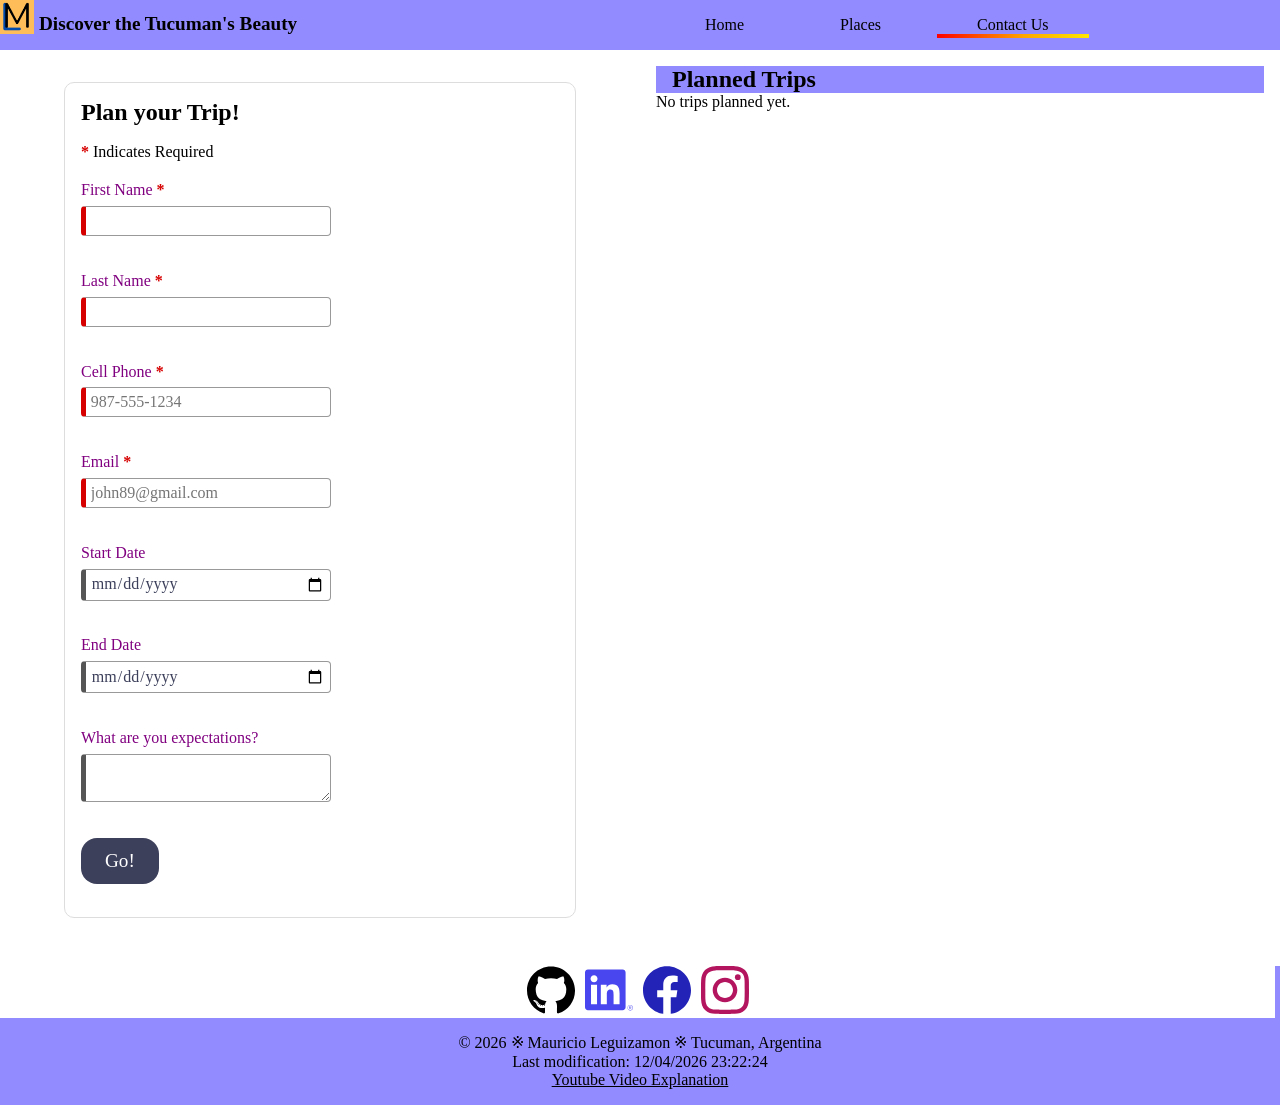
<file: finalproject/contact-us.html>
<!DOCTYPE html>
<html lang="en">
<head>
    <meta charset="UTF-8">
    <meta name="viewport" content="width=device-width, initial-scale=1.0">
    <meta name="author" content="Mauricio Leguizamon">
    <meta name="description" content="Home page of the Tucuman Tourism website, a beautiful place to visit and discover, with fun activities to do, and amazing views.">
    <title>Welcome to Tucuman! - Home</title>

    <link rel="stylesheet" href="styles/normalize.css">
    <link rel="stylesheet" href="styles/final-small.css">
    <link rel="stylesheet" href="styles/final-medium.css">
    <link rel="stylesheet" href="styles/final-large.css">
    
    <script src="scripts/final.js" type="module"></script>
    
    <link href="../favicon.ico" rel="icon">
    <link rel="preconnect" href="https://fonts.googleapis.com">
    <link rel="preconnect" href="https://fonts.gstatic.com" crossorigin>
    <link href="https://fonts.googleapis.com/css2?family=Roboto:ital,wght@0,100..900;1,100..900&family=Zalando+Sans+SemiExpanded:ital,wght@0,200..900;1,200..900&display=swap" rel="stylesheet">
    
    <meta property="og:title" content="My Homepage">
    <meta property="og:description" content="This is the homepage for the course WDD231. Is meant to develop Web development skills">
    <meta property="og:image" content="https://mauricioleg.github.io/wdd231/chamber/images/meta-image.png">
    <meta property="og:url" content="https://mauricioleg.github.io/wdd231/">
</head>
<body class="home-page">
    <header>
        <img src="images/logo.png" alt="Organization's Logo" width="512" height="512">
        <h1>Discover the Tucuman's Beauty</h1>
        <button id="ham-btn" class="hamburger" title="Menu bar"></button>
        <nav id="nav-bar" class="navigation">
            <ul>
                <li><a href="https://mauricioleg.github.io/wdd231/finalproject/">Home</a></li>
                <li><a href="https://mauricioleg.github.io/wdd231/finalproject/places.html">Places</a></li>
                <li class="current"><a href="https://mauricioleg.github.io/wdd231/finalproject/contact-us.html">Contact Us</a></li>
            </ul>
        </nav>
    </header>
    <main id="contact">
        <div class="my-trips"><h2>Planned Trips</h2></div>
        <form method="get" action="thanks.html" class="form-box">
            <h2>Plan your Trip!</h2>
            <p><b>*</b> Indicates Required</p>
            <label>First Name <b>*</b><input type="text" name="first" required autocomplete="given-name" title="Your First Name"></label>
            <label>Last Name <b>*</b><input type="text" name="last" required autocomplete="family-name" title="Your Last Name"></label>
            <label>Cell Phone <b>*</b><input type="tel" name="phone" required autocomplete="tel" title="A Phone Number with dashes" placeholder="987-555-1234" ></label>
            <label>Email <b>*</b><input type="email" name="email" required placeholder="john89@gmail.com"  title="Your Email" autocomplete="email"></label>
            <label>Start Date<input type="date" name="start-date" id="start-date"></label>
            <label>End Date<input type="date" name="end-date" id="end-date"></label>
            <label>What are you expectations?<textarea name="description" id="description"></textarea></label>
            <label><input type="submit" id="submit-button" value="Go!"></label>
        </form>
    </main>
    <footer>
        <div class="container">
            <a href="https://github.com/MauricioLeg" target="_blank"><img src="images/github.svg" alt="Link to personal GitHub page"></a>
            <a href="https://www.linkedin.com/in/mauricio-leguizamon-2504292a5/" target="_blank"><img src="images/linkedin.svg" alt="Link to personal LinkedIn page"></a>
            <a href="https://www.facebook.com/mauricio.leguizamon.731" target="_blank"><img src="images/facebook.svg" alt="Link to personal Facebook page"></a>
            <a href="https://www.instagram.com/leguizamon2337/" target="_blank"><img src="images/instagram.svg" alt="Link to personal Instagram page"></a>
        </div>
        <div class="info">
            <p>© <span id="currentyear"></span> ※ Mauricio Leguizamon ※ Tucuman, Argentina</p>
            <p id="lastModified"></p>
            <a href="https://youtu.be/VXOgQUn_p7Y">Youtube Video Explanation</a>
        </div>
    </footer>
</body>
</html>
</file>
<file: styles/small.css>
:root {
    --primary-color: beige;
    --secondary-color: #382929;
}

* {
    font-family: "Josefin Sans", sans-serif;
    box-sizing: border-box;
    margin: 0;
}

/************************************ HEADER **********************************************/
header {
    display: grid;
    grid-template-columns: 24px auto 44px;
    padding: 5px 0 5px 10px;
    border-bottom: solid 1px #ddd;
    column-gap: 8px;
    align-items: end;
}

header img {
    display: block;
    width: 100%;
    height: auto;
    padding-bottom: 5px;
}

header span {
    font-size: 1.2rem;
    color: var(--secondary-color);
}

/********************************** HAMBURGER NAVIGATION ***********************************/
.hamburger {
    background: none;
    border: none;
    color: #3D405B;
    cursor: pointer;
    font-family: Verdana, Geneva, Tahoma, sans-serif;
}
.hamburger::before {
    content: "\2630";
    font-size: 24px;
}
.hamburger.show::before {
    content: "\00D7";
}

/***************************** NAVIGATION BAR *****************************/
.navigation {
    display: none;
}
.navigation.show {
    display: block;
    background-color: var(--primary-color);
}
.navigation ul {
    list-style: none;
    padding: 0;
}
ul li {
    text-align: center;
    border: solid 1px #ddd;
    padding: 15px 0;
    width: 100%;
}
li a {
    text-decoration: none;
    color: var(--secondary-color);
}
#current {
    background-color: rgb(204, 204, 171);
}
li:hover {
    background-color: rgb(204, 204, 171);;
}

/******************************** FOOTER **************************************/
footer {
    background-color: var(--primary-color);
    padding: 0;
    position: sticky;
    margin-top: 1rem;
    width: 100%;
}
.container {
    background-color: #fff;
    display: flex;
    justify-content: center;
    column-gap: 10px;
    margin-right: 5px;
}
.info {
    padding: 1rem;
    text-align: center;
}

/******************************** CONTENT *****************************/

.box {
    background-color: var(--primary-color);
    margin: 0.5rem;
    padding: 0;
    border-radius: 5px;
}
h2 {
    background-color: var(--secondary-color);
    color: var(--primary-color);
    padding: 5px 0;
    margin: 0;
    width: 100%;
    position: relative;
    border-radius: 5px 5px 0 0;
    text-align: center;
}
.box p {
    padding: 10px 15px;
}
.box img {
    display: flex;
    justify-self: center;
    width: 90%;
    height: auto;
    padding: 1.2rem 0;
}
.courses-grid {
    display: grid;
    grid-template-columns: 1fr 1fr 1fr;
    grid-template-rows: auto auto auto;
}
.courses, 
.courses-grid h2 {
    grid-column: 1 / 4;
    display: grid;
}
h3 {
    padding: 1rem;
}
h3:hover {
    background-color: #ddd;
}
#all {
    justify-self: center;
    align-self: center;
}
#wdd {
    grid-column: 2;
    justify-self: center;
    align-self: center;
}
#cse {
    grid-column: 3;
    justify-self: center;
    align-self: center;
}
#cards-container {
    grid-column: 1 / 4;
    display: grid;
    grid-template-columns: repeat(3, 1fr);
    gap: 1rem;
    padding: 1rem;
}
#cards-container section {
    background-color: var(--primary-color);
    border: 1px solid #ddd;
    border-radius: 5px;
    padding: 1rem;
    text-align: center;
    display: flex;
    gap: 2px;
}
#cards-container section.completed {
    background-color: lightgreen;
}
.credits {
    grid-column: 1 / 4;
    text-align: center;
}
#course-details {
    margin: auto;
    border: 1px solid #ddd;
    border-radius: 5px;
    padding: 0;
    background-color: #fff;
    box-shadow: 0 0 3rem #000;
    width: 90%;
    max-width: 600px;

}
#course-details p {
    margin: 1rem;
}
#course-details button {
    position: absolute;
    top: 8px;
    right: 10px;
    border-radius: 8px;
}
::backdrop {
    background-color: rgba(0, 0, 0, 50%);
}
</file>
<file: styles/larger.css>
@media only screen and (min-width: 38rem) {
    
/* 
    header, main, nav, footer {
        max-width: 900px;
        margin: 0 auto;
    } */
    header {
        grid-template-columns: 24px auto;
    }

    .hamburger {
        display: none;
    }
    .navigation {
        display: block;
        background-color: var(--primary-color);
        color: var(--secondary-color);
    }
    .navigation ul {
        display: flex;
        justify-content: space-around;
    }
    main {
        display: grid;
        grid-template-columns: 60% 40%;
    }
    h1 {
        grid-column: 1 / 3;
    }
    .courses-grid {
        grid-column: 1 / 3;
    }
    .courses h3 {
        display: flex;
        justify-self: center;
        align-self: center;
    }
}
</file>
<file: finalproject/styles/final-small.css>
:root {
    --primary-color: #000000;
    --secondary-color: #928aff;
    --accent1-color: #110e0e;
    --accent2-color: #edf2a6;
    --font-family: "Roboto";
}
* {
    margin: 0;
    padding: 0;
    box-sizing: border-box;
}

/*************** HEADER **************/
header {
    display: grid;
    grid-template-columns: 34px auto 48px;
    background-color: var(--secondary-color);
    color: var(--primary-color);
    padding-bottom: 2px;
}
header img {
    width: 34px;
    height: auto;
}
header h1 {
    font-size: medium;
    margin-left: 5px;
}

/*************** NAVIGATION ***************/
.navigation {
    background-color: var(--secondary-color);
    position: fixed;
    top: 0;
    right: 0;
    z-index: 100;
    width: 20rem;
    height: 100%;
    
    opacity: 0;
    transform: translate(100%);
    transition: transform 0.3s ease, opacity 0.3s ease;
    will-change: transform;
}
.navigation.show {
    transform: translateX(0);
    opacity: 1;
}
.navigation ul {
    list-style: none;
    padding: 0;
    margin-top: 3rem;
}
.navigation ul li {
    text-align: center;
    padding: 15px 0;
    margin: 0 .5rem;
}
li a {
    text-decoration: none;
    color: var(--primary-color);
}
.current {
    border-bottom: 4px solid transparent;

    border-radius: 10px;
    background-image:
        linear-gradient(var(--secondary-color), var(--secondary-color)),
        linear-gradient(90deg, red, orange, yellow, green, cyan, blue, purple, red);
    background-origin: padding-box, border-box;
    background-clip: padding-box, border-box;
    background-size: 100% 100%, 300% 100%;
    background-position: 0 0, 0% 50%;

    animation: borderMove 20s linear infinite;
}
@keyframes borderMove {
    to {
        background-position: 0 0, 200% 50%;
    }
}

li:hover {
    background-color: rgb(204, 204, 171);;
}
.hamburger {
    background: none;
    border: none;
    color: #3D405B;
    cursor: pointer;
    margin-right: 1.5rem;
    font-family: Verdana, Geneva, Tahoma, sans-serif;
    position: relative;
    z-index: 1001;
}
.hamburger::before {
    content: "\2630";
    font-size: 24px;
}
.hamburger.show::before {
    content: "\00D7";
    
}

/*************** FOOTER ***************/
footer {
    background-color: var(--secondary-color);
    padding: 0;
    position: sticky;
    margin-top: 1rem;
    width: 100%;
}
.container {
    background-color: #fff;
    display: flex;
    justify-content: center;
    column-gap: 10px;
    margin-right: 5px;
}
.info {
    padding: 1rem;
    text-align: center;
}
.info a {
    color: var(--primary-color);
}

/************* HOME PAGE *************/
.card-box {
    text-align: center;
    position: relative;
    margin: 1rem .5rem 2rem;
    background-color: var(--accent2-color);
    color: var(--accent1-color);
    border-radius: 15px;
    box-shadow: 10px 10px 10px #555;
}
iframe {
    display: flex;
    justify-self: start;
    width: 55%;
    border-bottom-left-radius: 15px;
}
.card-box div {
    position: absolute;
    bottom: 2rem;
    right: 1rem;
    font-size: x-small;
}
.card-box img {
    max-width: 300px;
    margin: 1rem 0;
}
.card-box > h2 {
    margin-bottom: 1rem;
    font-size: xx-large;
}
.card-box > p {
    margin: 1rem;
    font-size: x-large;
}
.open-dialog {
    margin-bottom: 1rem;
    background-color: var(--accent2-color);
    border: 1px solid #777;
    border-radius: 5px;
    padding: .5rem;
}
dialog {
    margin: auto;
    width: 70%;
    height: 80%;
    background-color: var(--secondary-color);
    color: var(--primary-color);
    border: 1px solid #eee;
    border-radius: 5px;
    position: fixed;
}
::backdrop {
    background-color: #413f3f81;
}
dialog iframe {
    width: 95%;
    margin: auto;
    margin-top: 2.5rem;
}
dialog div {
    width: 90%;
    margin: auto;
    display: grid;
    grid-template-columns: 50% 50%;
}
dialog div img {
    grid-column: 1;
    grid-row: 1 / 4;
}
dialog div h2,
dialog div p {
    grid-column: 2;
}
.closeBtn {
    position: absolute;
    right: 1rem;
    top: .5rem;
    padding: .1rem .2rem;
    background-color: var(--secondary-color);
}

/************* PLACE PAGE *************/
.place-card {
    display: none;
}
.place-card.active {
    display: block;
    position: relative;
    margin: 2rem;
    border: 1px solid #ddd;
    border-radius: 15px;
    color: var(--accent1-color);
}
.place-card h2 {
    text-align: center;
    padding: .5rem;
    background-color: var(--accent2-color);
    justify-self: center;
    width: 100%;
    border-top-left-radius: 15px;
    border-top-right-radius: 15px;
}
.place-card img {
    width: 70%;
    height: auto;
    max-height: 170px;
    display: flex;
    justify-self: center;
    align-self: center;
    margin: 2rem 0;
}
.carousel {
    position: relative;
}
.carousel-btn {
    background-color: var(--accent2-color);
    color: var(--accent1-color);
    border: none;
    border-radius: 20px;
    box-shadow: 0 0 20px rgba(0, 0, 0, 1);
    font-size: 1.5rem;
    padding: .3rem;
    cursor: pointer;
    z-index: 10;
    transition: transform 0.3s ease;
}
.carousel-btn:hover {
    background-color: var(--background-color2);
    color: var(--text-color2);
    transform: scale(1.2);
}
#nextBtn {
    position: fixed;
    right: .3rem;
    top: 15rem;
    margin: auto;
    z-index: 1;
}
#prevBtn {
    position: fixed;
    left: .3rem;
    top: 15rem;
    margin: auto;
}
#btnNext,
#btnPrev {
    position: absolute;
    border: none;
    border-radius: 20px;
    box-shadow: 0 0 20px rgba(0, 0, 0, 1);
    font-size: 1.5rem;
    padding: 0 .5rem;
    cursor: pointer;
    z-index: 10;
    transition: transform 0.3s ease;
}
#btnNext {
    right: 1rem;
    bottom: 10rem;
}
#btnPrev {
    left: 1rem;
    bottom: 10rem;
}

/************* CONTACT US PAGE *************/
main {
    min-height: 900px;
}
.trip-content {
    display: none;
}
.my-trips {
    margin: 1rem;
}
.my-trips h2 {
    background-color: var(--secondary-color);
    color: var(--primary-color);
    padding-left: 1rem;
}
.trip-content.show {
    display: block;
}
.trip-content ul {
    display: block;
}
.trip-content li {
    color: var(--accent1-color);
    display: block;
}
.form-box {
    display: grid;
    grid-template-rows: auto;
    margin: 2rem 4rem;
    border: 1px solid #ddd;
    border-radius: 10px;
    padding: 1rem;
}
b {
    color: #d70000;
}
form {
    margin: 1rem 2%;
}  
label {
    display: block;
    justify-self: center;
    font-size: 1rem;
    color: purple;
    padding-top: .2rem;
}  
input[type=text],
input[type=tel],
input[type=date],
input[type=email],
textarea {
    display: block;
    margin: .4rem 0 1rem 0 ;
    padding: .3rem;
    border: 1px solid #999;
    border-radius: 4px;
    border-left-width: 5px;
    border-left-color:#555;
    font-size: 1rem;
    color: #3D405B;
    width: 250px;
}

input:required {border-left-color: #d70000;}
input:focus {border-left-color: black; outline:none;}
input:required:valid{border-left-color: green;}

input[type=submit] {
    border: none;
    text-align: center;
    background-color: #3D405B;
    color: white;
    border-radius: 1rem;
    padding: .75rem 1.5rem;
    margin: 0;
    font-size: 1.2rem;
    -webkit-appearance: none;
    appearance: none;
}
input:-webkit-autofill{
    -webkit-text-fill-color: #3D405B;
}
/************* THANK YOU PAGE *************/
#results {
    background-color: #F4F1DE;
    padding: 0 1rem;
    border: 1px solid #E07A5F;
    border-radius: 6px;
  }
</file>
<file: finalproject/styles/final-medium.css>
@media only screen and (min-width: 38rem) {
    /************* NAVIGATION *************/
    .hamburger {
        display: none;
    }
    header {
        grid-template-columns: 34px 1fr 1fr;
    }
    header h1 {
        font-size: larger;
    }
    .navigation {
        position: static;
        transform: none;
        width: auto;
        height: auto;
        display: block;
        grid-column: 3 / 4;
        opacity: 1;
    }
    .navigation ul {
        display: flex;
        list-style: none;
        margin-top: 1rem;
    }
    .navigation ul li {
        padding: 0 2rem;
        border-radius: 0;
    }
    .current {
    border-bottom: 4px solid transparent;
    border-radius: 0;
    background-image:
        linear-gradient(var(--secondary-color), var(--secondary-color)),
        linear-gradient(90deg, red, orange, yellow, green, cyan, blue, purple, red);
    background-origin: padding-box, border-box;
    background-clip: padding-box, border-box;
    background-size: 100% 100%, 400% 4px;
    background-position: 0 0, 0 100%;
    background-repeat: no-repeat;
    animation: borderMove 25s linear infinite;
}

@keyframes borderMove {
    to {
        background-position: 0 0, 100% 100%;
    }
}
    /************* HOME PAGE *************/
    .card-box {
    text-align: center;
    position: relative;
    margin: 1rem .8rem 2rem;
    background-color: var(--accent2-color);
    color: var(--accent1-color);
    border-radius: 15px;
    box-shadow: 10px 10px 10px #555;
    }
    iframe {
        display: flex;
        justify-self: start;
        width: 55%;
        border-bottom-left-radius: 15px;
    }
    .card-box div {
        font-size: medium;
        position: absolute;
        bottom: 2rem;
        right: 1rem;
        width: 45%;
    }
    .card-box div img {
        margin: 0;
    }
    .card-box > img {
        border-top-left-radius: 15px;
        float: left;
        width: 300px;
        margin: 0 1rem 2rem 0;
    }
    .card-box::after {
        content: "";
        display: block;
        clear: both;
    }
    .card-box > h2 {
        margin-bottom: 1rem;
        font-size: xx-large;
    }
    .card-box > p {
        margin: 1rem 1rem 3rem 1rem;
        font-size: large;
    }
    /************* PLACES PAGE *************/
    .place-card > p {
        text-align: center;
        margin: .5rem 0;
        font-size: large;
    }
    .place-card img {
        width: 40%;
    }

    /************* CONTACT US PAGE *************/
    label {
        justify-self: unset;
    }
}
</file>
<file: finalproject/styles/final-large.css>
@media only screen and (min-width: 64rem) {
    .navigation ul li {
        padding: 0 2.5rem;
    }
    /************* HOME PAGE *************/
    .card-box > img {
        min-width: 600px;
    }
    .card-box > p {
        margin: 2rem 4rem 6rem;
    }
    iframe {
        margin-top: 6rem;
    }
    /************* PLACES PAGE *************/
    .place-card.active {
        display: grid;
        grid-template-columns: 60% 40%;
    }
    .place-card img {
        grid-column: 2;
        width: 60%;
        grid-row: 4 / 8;
    }
    .place-card h2 {
        grid-column: 1 / 3;
    }
    .place-card > p {
        grid-column: 1 / 3;
    }
    .place-card .activities {
        grid-column: 1;
    }
    #btnNext {
        top: 18rem;
        bottom: auto;
        right: 1.5rem;
    }
    #btnPrev {
        top: 18rem;
        bottom: auto;
        left: 1.5rem;
        grid-column: 2;
    }

    /************* CONTACT US PAGE *************/
    #contact {
        display: grid;
        grid-template-columns: 50% 50%;
    }
    .form-box {
        grid-column: 1;
        grid-row: 1;
    }
    .my-trips {
        grid-column: 2;
    }
}
</file>
<file: startHere/styles/small.css>
*{box-sizing: border-box;}
html {
  -webkit-text-size-adjust: 100%; 
  -ms-text-size-adjust: 100%;
}

h1 {
  color: #3D405B;
}

form {
    margin: 1rem 2%;
  
    label {
      display: block;
      font-size: .8rem;
      color: purple;
      padding-top: .2rem;
    }
    h3 {
      font-size: .9rem;
      color: #E07A5F;
      margin: 1.5rem 0 .2rem 0;
      border-bottom: 1px solid #eee;
    }
  
    input[type=text],
    input[type=tel],
    input[type=date],
    input[type=email],
    select {
      display: block;
      margin: .1rem 0 1rem 0 ;
      padding: .3rem;
      border: 1px solid #999;
      border-radius: 4px;
      border-left-width: 5px;
      border-left-color:#555;
      font-size: 1rem;
      color: #3D405B;
      width: 250px;
    }
  
    input:required {border-left-color: #d70000;}
    input:focus {border-left-color: black; outline:none;}
    input:required:valid{border-left-color: green;}
  
    input[type=submit] {
      border: none;
      text-align: center;
      background-color: #3D405B;
      color: white;
      border-radius: 1rem;
      padding: .75rem 1.5rem;
      margin: 2rem 0;
      font-size: 1.2rem;
      -webkit-appearance: none;
      appearance: none;
    }
  }
  input:-webkit-autofill{
    -webkit-text-fill-color: #3D405B;
  }
  
  #results {
    background-color: #F4F1DE;
    padding: 0 1rem;
    border: 1px solid #E07A5F;
    border-radius: 6px;
  }
</file>
<file: startHere/styles/large.css>
@media only screen and (min-width: 38rem) {


} /*end media query*/
</file>
<file: styles/loading.css>
#loader {
    margin: 2rem;
    width: 50px;
    height: 50px;
    border: 5px solid transparent;
    border-color: #999 transparent #999 transparent;
    border-radius: 50%;
    animation: spin 1.5s linear infinite;
    box-shadow: 0 0 1rem rgb(0 0 25 / 40%);
}
#loader::after {
    content: '⚙️';
    position: absolute;
    top: 50%;
    left: 50%;
    transform: translate(-50%, -50%);
    animation: pulse 1.5s ease-in-out infinite;
}

@keyframes spin {
    100% {transform: rotate(360deg);}
}
@keyframes pulse {
    0%, 100% {transform: translate(-50%, -50%) scale(1);}
    50% {transform: translate(-50%, -50%) scale(1.25);}
}

.loader-t {
    transition: spin 1.5s linear infinite;
}
.loader-t::after {
    transform: translate(-50%, -50%) scale(0);
    transition: transform 1.5s ease-in-out;
    font-size: 2rem;
}
.loader-t:hover {
    transform: rotate(360deg);
}
.loader-t:hover::after {
    transform: translate((-50%, -50%) scale(1.5));
}
</file>
<file: styles/modules.css>
* {
  margin: 0;
  padding: 0;
  box-sizing: border-box;
}

body {
  font-family: Arial, sans-serif;
  background-color: #f0f0f0;
}

main {
  padding: 1rem;
  background-color: #fff;
  color: #333;
  width: fit-content;
  margin: 1rem auto;
  border: 1px solid rgb(0 0 0 / 10%);
  border-radius: 10px;
}

h1 {
  font-size: 1.5rem;
  color: #000;
}

h2 {
  font-size: 1.2rem;
  color: #555;
}

h1,
h2 {
  text-align: center;;
  margin-bottom: 1.1rem;
}

form p {
  margin: .5rem;
  font-weight: bold;
}

#enrollment {
  padding: 1rem 1rem 0 1rem;
  border: 1px solid rgb(0 0 0 / 10%);
  border-radius: 10px;
  background-color: #bed;
  text-align: center;
}

select {
  padding: 0.5em;
  border: 1px solid #ccc;
  width: 3rem;
}

button {
  display: block;
  margin: 1rem auto;
  padding: 0.6em 1em;
  border: none;
  border-radius: 5px;
  background-color: #0078d4;
  color: white;
  cursor: pointer;
}

button:hover {
  background-color: #005fa3;
}

table {
  margin-top: 2rem;
  width: 100%;
  border-collapse: collapse;
  background-color: white;
  box-shadow: 0 2px 6px rgb(0 0 0 / 5%);
}

th,
td {
  padding: 0.75rem;
  text-align: center;
  border-bottom: 1px solid #ddd;
}

th {
  background-color: #000;
  color: white;
  font-weight: bold;
}

tr:hover {
  background-color: #bbb;
}
</file>
<file: styles/prophets.css>
* {
    margin: 0;
    padding: 0;
    box-sizing: border-box;
}
header h1 {
    text-align: center;
}

.current-card {
    border: 1px solid #000;
    text-align: center;
    margin: 1rem;
    padding: 1rem;
    background-color: rgb(169, 90, 243);
}
.current-card img {
    width: 100%;
    height: auto;
}
</file>
<file: styles/prophets-large.css>
@media only screen and (min-width: 38rem) {
    #cards {
        display: grid;
        grid-template-columns: repeat(4, 1fr);
    }
}
</file>
<file: chamber/styles/chamber.css>
:root {
    --primary-color: beige;
    --secondary-color: #382929;
    --font-family: "Roboto";
}
 * {
    margin: 0;
    padding: 0;
    box-sizing: border-box;
 }
 html, body {
    width: 100vw;
    overflow-x: hidden;
    margin: 0;
    padding: 0;
 }

/*************** HEADER ***************/
header {
    display: grid;
    grid-template-columns: 34px auto 48px;
    background-color: var(--primary-color);
    color: var(--secondary-color);
    padding-bottom: 2px;
}
header img {
    width: 34px;
    height: auto;
}
header h1 {
    font-size: medium;
    margin-left: 5px;
}

/*************** NAVIGATION ***************/
.navigation {
    display: none;
}
.navigation.show {
    display: block;
    background-color: var(--primary-color);
    grid-column: 1 / 4;
}
.navigation ul {
    list-style: none;
    padding: 0;
}
ul li {
    text-align: center;
    border: solid 1px #ddd;
    padding: 15px 0;
    width: 100%;
}
li a {
    text-decoration: none;
    color: var(--secondary-color);
}
.current {
    border-bottom: 1px solid #000;
}
li:hover {
    background-color: rgb(204, 204, 171);;
}
.hamburger {
    background: none;
    border: none;
    color: #3D405B;
    cursor: pointer;
    margin-right: 1.5rem;
    font-family: Verdana, Geneva, Tahoma, sans-serif;
}
.hamburger::before {
    content: "\2630";
    font-size: 24px;
}
.hamburger.show::before {
    content: "\00D7";
}

/*************** FOOTER ***************/
footer {
    background-color: var(--primary-color);
    padding: 0;
    position: sticky;
    margin-top: 1rem;
    width: 100%;
}
.container {
    background-color: #fff;
    display: flex;
    justify-content: center;
    column-gap: 10px;
    margin-right: 5px;
}
.info {
    padding: 1rem;
    text-align: center;
}

/*************** DIRECTORY ***************/
h2 {
    text-align: center;
}
.display {
    display: flex;
    justify-content: center;
    gap: 1rem;
}

.directory .card-box {
    background-color: var(--secondary-color);
    color: var(--primary-color);
    margin: 1rem;
    padding: 1rem;
    border-radius: 5px;
    box-shadow: 8px 8px 8px #333;
    border: 1px solid var(--primary-color);
}
.directory .card-box img {
    display: flex;
    justify-self: center;
    margin: 1rem 0;
}
.directory .cards.list .card-box {
    margin: 0 1rem;
    padding: .5rem;
    box-shadow: none;
}
.directory .cards.list .card-box h3 {
    padding: .5rem;
}
.directory .cards.list .card-box:nth-child(even) {
    background-color: #fff;
    color: #000;
}
.directory .cards.list .card-box:nth-child(odd) {
    background-color: blanchedalmond;
    color: #000;
}
.directory .cards.list .card-box img {
    display: none;
}
img.logo {
    width: 100%;
    height: auto;
    aspect-ratio: 1200 / 630;
    object-fit: contain;
}

/*************** HOME PAGE ***************/
div {
    margin-right: 1rem;
}
#hero {
    width: 100%;
    height: auto;
}
section {
    background-color: var(--primary-color);
    margin: .5rem;
    font-family: var(--font-family);
    padding-bottom: 2rem;
    font-size: larger;
}
section h2 {
    background-color: rgb(196, 196, 181);
    margin-bottom: 2rem;
}
#events p {
    padding: 3rem 0;
}
#current-weather {
    display: grid;
    grid-template-columns: 30% 70%;
}
#current-weather h2 {
    grid-column: 1 / 3;
}
#current-weather img {
    grid-row: 2 / 8;
}
#current-weather p {
    grid-column: 2;
    margin: 5px 0;
}

#fore-weather {
    min-height: 10rem;
}
#fore-weather p {
    margin: 2rem;
}
.home-page .cards {
    display: flex;
    flex-direction: column;
    gap: 1rem;
    background-color: #fff;
}
.home-page section .card-box {
    margin: 0;
    padding: 1rem;
    display: grid;
    grid-template-columns: 35% 65%;
    background-color: var(--primary-color);
    border-radius: 5px;
    border: 1px solid #000;
}
.home-page .card-box h3 {
    grid-column: 1 / 3;
    grid-row: 1;
    margin: 1rem 0;
    text-align: center;
}
.home-page .card-box h4 {
    grid-column: 1 / 3;
    grid-row: 2;
    text-align: center;
    margin-bottom: 1rem;
    padding-bottom: 1rem;
    border-bottom: 1px solid #000;
}
.home-page .cards img {
    grid-column: 1;
    grid-row: 3 / 6;
    width: 80%;
}
.home-page .cards p {
    grid-column: 2 ;
    font-size: medium;
}
/*********** RESULTS ***********/
#results {
    background-color: #F4F1DE;
    padding: 0 1rem;
    border: 1px solid #E07A5F;
    border-radius: 6px;
  }
</file>
<file: chamber/styles/chamber-large.css>
@media only screen and (min-width: 38rem) {
    .hamburger {
        display: none;
    }
    header {
        grid-template-columns: 34px 1fr 1fr;
    }
    header h1 {
        font-size: larger;
    }
    .navigation {
        display: block;
        grid-column: 3 / 4;
        margin-right: 1.5rem;
    }
    .navigation ul {
        display: flex;
        list-style: none;
    }
    ul li {
        border: none;
    }
    
    /*************** DIRECTORY ***************/
    .cards.grid {
        display: grid;
        grid-template-columns: repeat(2, 50%);
        box-sizing: border-box;
        margin: 0 auto;
        justify-items: center;
    }
    .card-box {
        margin: .5rem;
        padding: 2rem 1rem;
        width: 80%;
    }
    .card-box p a {
        color: #b8f4f1;
    }
    .cards {
        margin: 1rem 0;
    }
    .cards.list .card-box {
        margin: 0 1rem;
        padding: .5rem;
        box-shadow: none;
        display: grid;
        grid-template-columns: repeat(3, 1fr) 10rem;
    }
    .cards.list .card-box h3 {
        grid-column: 1 / 5;
        padding: .5rem;
    }
    .cards.list .card-box p a {
        color: #45475c;
    }
    .cards.list .card-box:nth-child(even) {
        background-color: #fff;
        color: #000;
    }
    .cards.list .card-box:nth-child(odd) {
        background-color: blanchedalmond;
        color: #000;
    }
    /*************** HOME PAGE ***************/
    .main {
        display: grid;
        grid-template-columns: 50% 50%;
        margin: 0 5rem;
    }
    .main h1, 
    .main picture,
    #events,
    .spotlight {
        grid-column: 1/ 3;
    }
    #current-weather {
        display: block;
    }
    #current-weather img {
        background-color: #444;
    }
    .home-page .cards {
        margin: .5rem;
    }
}
@media only screen and (min-width: 64rem) {
    .main {
        grid-template-columns: 50% 25% 25%;
        margin: 0 8rem;
    }
    .main h1, 
    .main picture,
    .spotlight {
        grid-column: 1 / 4;
    }
    #events {
        grid-column: 1;
    }
    section {
        font-size: medium;
    }
    #current-weather h2 {
        margin-bottom: .5rem;
    }
    #current-weather img {
        display: flex;
        justify-self: center;
        width: 50%;
        height: auto;
    }
    .home-page .cards {
        display: grid;
        grid-template-columns: repeat(3, 33%);
    }
    .home-page .card-box p {
        font-size: small;
    }
    /*********** DIRECTORY PAGE ***********/
    .cards.grid {
        grid-template-columns: repeat(3, 1fr);
    }
}
</file>
<file: chamber/styles/discover-small.css>
#discover-cards section {
    border-radius: 10px;
    border: 1px solid #aaa;
    display: grid;
    grid-template-areas: 
    "name"
    "image"
    "description"
    "address"
    "button";
}
#discover-cards section h2 {
    border-radius: 10px 10px 0 0;
    margin: 0;
    padding: .5rem 0;
    grid-area: name;
}
#discover-cards section figure {
    display: flex;
}
#discover-cards section img {
    width: 300px;
    margin: 0 auto;
    padding: 1rem 0;
    grid-area: image;
}
#discover-cards section p {
    padding: 1rem 0 .5rem;
    grid-area: description;
}
#discover-cards section address {
    grid-area: address;
    margin: 1rem 0;
}
#discover-cards section button {
    width: 10rem;
    justify-self: center;
    grid-area: button;
}

.welcome {
    position: fixed;
    top: 3.5rem;
    left: 1.5rem;
    display: flex;
    align-items: flex-start;
    max-width: 320px;
    padding: 1rem 1rem;
    background-color: #382929;
    color: #fff;
    border: 1px solid #ddd;
    border-radius: 15px;
    box-shadow: 0 10px 25px rgba(0, 0, 0, 0.25);
    transform: translateY(20px);
    transition: opacity 0.4s ease, transform 0.4s ease;
    z-index: 1000;
}
.welcome-message {
    margin: .5rem 0 0;
    opacity: 0.9;
}
.welcome.show {
    opacity: 1;
    transform: translateY(0);
}
.hidden {
    display: none;
}
</file>
<file: chamber/styles/discover-medium.css>
@media only screen and (min-width: 38rem) {
    
    #discover-cards section {

        grid-template-areas: 
        "image name"
        "image description"
        "image address"
        "button button";
    }
    #discover-cards section h2 {
        background: none;
        padding-bottom: 0;
        max-height: fit-content;
    }
    #discover-cards section figure {
        display: grid;
        grid-row: 1 / 4;
        position: relative;
    }
    #discover-cards section figure img {
        transition: transform 0.4s ease;
    }
    #discover-cards section figure:hover img {
        transform: scale(1.02);
    }
    #discover-cards section p,
    #discover-cards section address {
        padding: 0 1rem;
        max-height: fit-content;
    }
    #discover-cards section figure::after {
        content: "";
        position: absolute;
        inset: 0;
        background-color: rgba(0, 0, 0, 0.15);
        opacity: 0;
        transition: opacity 0.3s ease;
        transform: scale(1.02);
    }
    #discover-cards section figure:hover::after {
        opacity: 1;
    }
}
</file>
<file: chamber/styles/discover-large.css>
@media screen and (min-width: 64rem) {
    #discover-cards {
        display: grid;
        grid-template-columns: 1fr 1fr;
    }
    #discover-cards section {
        margin: 2rem;
    }
}
</file>
<file: chamber/styles/chamber-join.css>
:root {
    --primary-color: beige;
    --secondary-color: #382929;
    --font-family: "Roboto";
}

main {
    min-height: 900px;
}
.form-box {
    display: grid;
    grid-template-rows: auto;
    margin: 2rem 4rem;
}
b {
    color: #d70000;
}
form {
    margin: 1rem 2%;
}  
label {
    display: block;
    font-size: 1rem;
    color: purple;
    padding-top: .2rem;
}  
input[type=text],
input[type=tel],
input[type=date],
input[type=email],
select,
textarea {
    display: block;
    margin: .4rem 0 1rem 0 ;
    padding: .3rem;
    border: 1px solid #999;
    border-radius: 4px;
    border-left-width: 5px;
    border-left-color:#555;
    font-size: 1rem;
    color: #3D405B;
    width: 250px;
}
select {
    appearance: none;
}

input:required {border-left-color: #d70000;}
input:focus {border-left-color: black; outline:none;}
input:required:valid{border-left-color: green;}

input[type=submit] {
    border: none;
    text-align: center;
    background-color: #3D405B;
    color: white;
    border-radius: 1rem;
    padding: .75rem 1.5rem;
    margin: 0;
    font-size: 1.2rem;
    -webkit-appearance: none;
    appearance: none;
}
input:-webkit-autofill{
    -webkit-text-fill-color: #3D405B;
}

#memberships {
    display: block;
    margin: 0 5rem;
    padding: 0;
    box-sizing: border-box;
    border: none;
    min-width: auto;
    text-align: center;
}
#levels button {
    position: absolute;
    top: 1rem;
    right: 1rem;
}
#levels {
    padding: 1rem;
    width: auto;
    height: auto;
    margin: 5rem 2rem;
    border: 1px solid #eee;
    box-shadow: 1rem 1rem 1rem #555 ;
    border-radius: 15px;
}
::backdrop {
    background-color: #333333ab;
}
#levels ul {
    margin: 0 2rem;
}
#levels ul li {
    text-align: left;
}
#levels h3 {
    text-align: center;
    background-color: rgb(160, 225, 228);
    margin: 1rem 3rem;
}
#memberships section {
    position: relative;
    overflow: hidden;
    z-index: 0;
    border-radius: 10px;
    margin: 2rem 0;
    padding-top: 1rem;
    
}
.non-profit::before {
    content: "";
    position: absolute;
    inset: -4px;
    background: conic-gradient(from 0deg, rgb(42, 42, 43), rgb(46, 46, 46), rgb(87, 87, 87), rgb(117, 117, 117), rgb(66, 66, 66), rgb(0, 0, 0));
    animation: spin 6s linear infinite;
    z-index: -2;
    border-radius: inherit;
}
.bronze::before {
    content: "";
    position: absolute;
    inset: -4px;
    background: conic-gradient(from 0deg, rgb(128, 77, 1), rgb(250, 195, 93), rgb(255, 199, 86), rgb(255, 192, 66), rgb(252, 159, 39), rgb(212, 138, 0));
    animation: spin 6s linear infinite;
    z-index: -2;
    border-radius: inherit;
}
.silver::before {
    content: "";
    position: absolute;
    inset: -4px;
    background: conic-gradient(from 0deg, rgb(42, 42, 43), rgb(106, 107, 107), rgb(140, 140, 140), rgb(172, 172, 171), rgb(214, 214, 214), rgb(0, 0, 0));
    animation: spin 6s linear infinite;
    z-index: -2;
    border-radius: inherit;
}
.gold::before {
    content: "";
    position: absolute;
    inset: -4px;
    background: conic-gradient(from 0deg, rgb(188, 190, 59), rgb(247, 250, 97), rgb(232, 235, 60), rgb(216, 216, 37), rgb(192, 192, 19), rgb(186, 189, 0));
    animation: spin 6s linear infinite;
    z-index: -2;
    border-radius: inherit;
}
#memberships section::after {
    content: "";
    position: absolute;
    inset: 4px;
    background: var(--primary-color);
    border-radius: inherit;
    z-index: -1;
}
@keyframes spin {
    to {
        transform: rotate(360deg);
    }
}
</file>
<file: chamber/styles/chamber-join-large.css>
@media only screen and (min-width: 38rem) {
    main {
        display: grid;
        grid-template-columns: 40% 60%;
    }
    form {
        grid-column: 1 / 2;
    }
    #memberships {
        grid-column: 2;
        padding-top: 1.5rem;
    }
}
</file>
